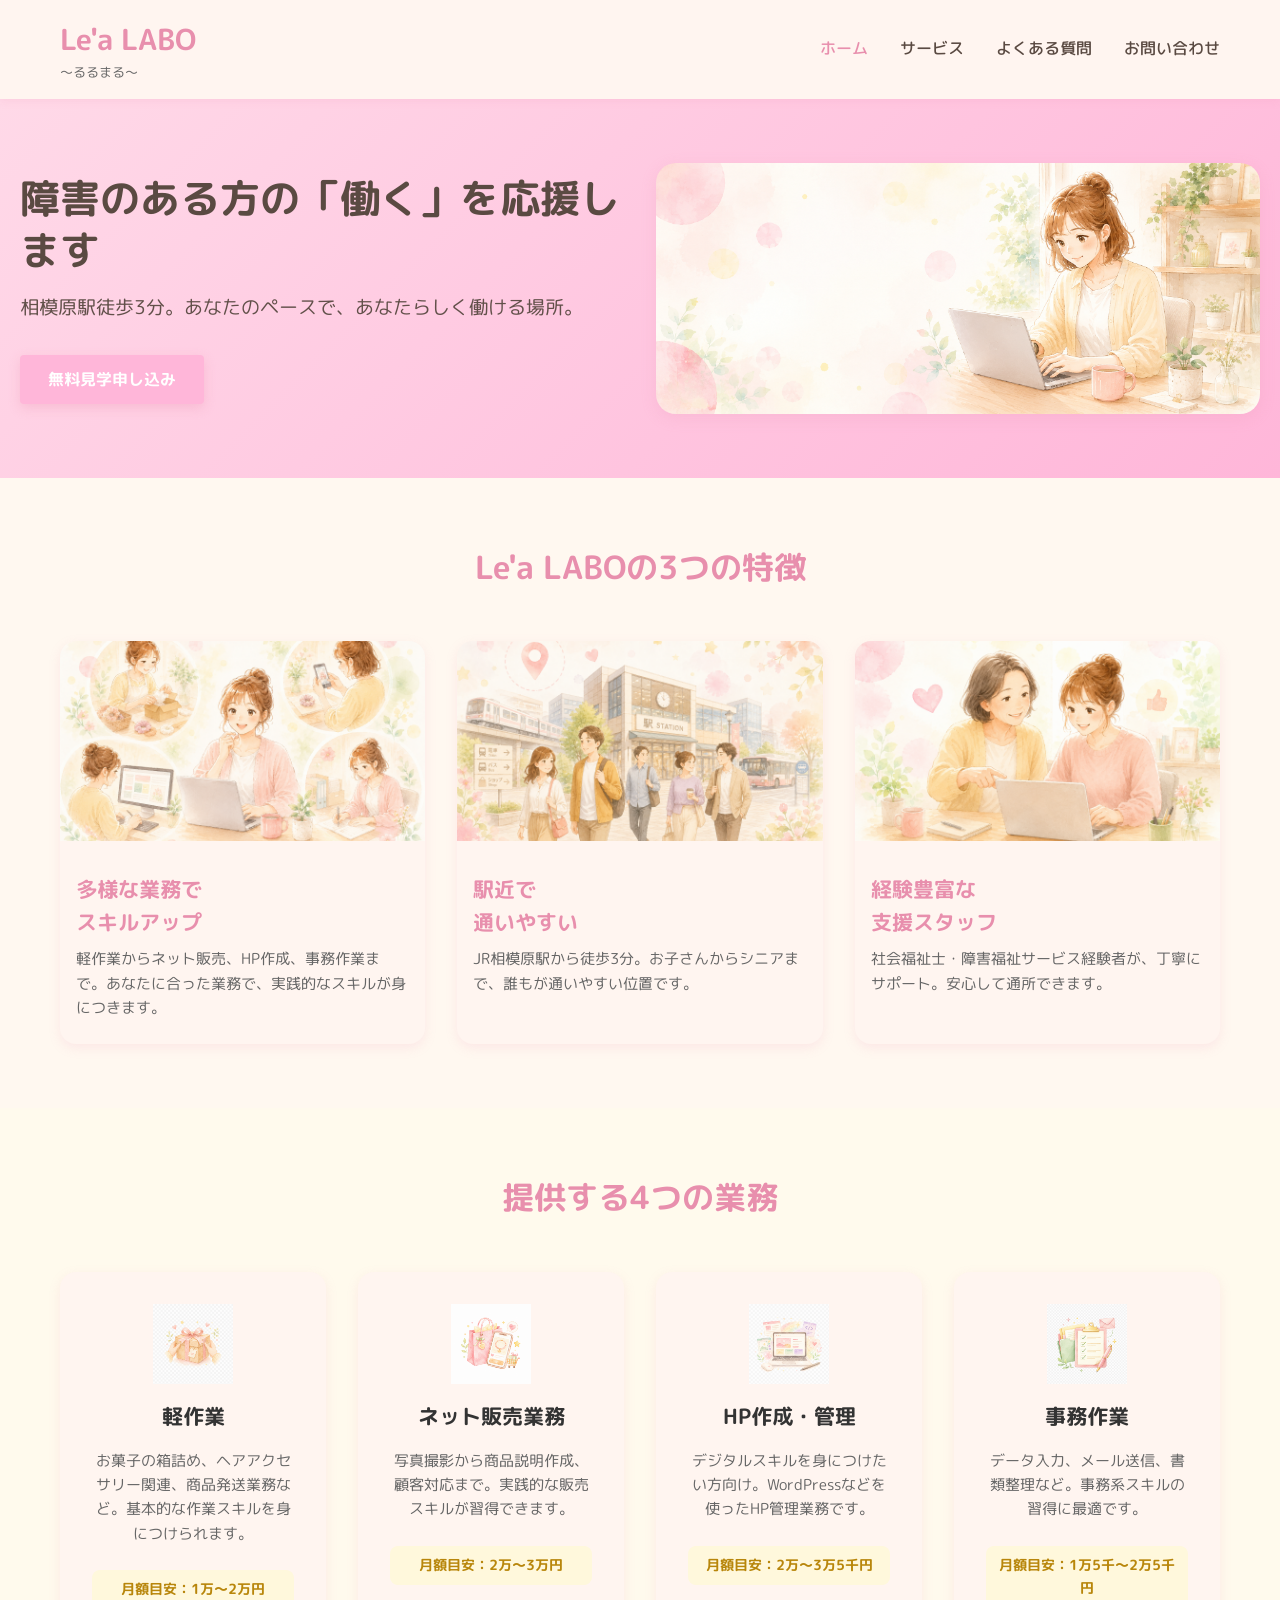
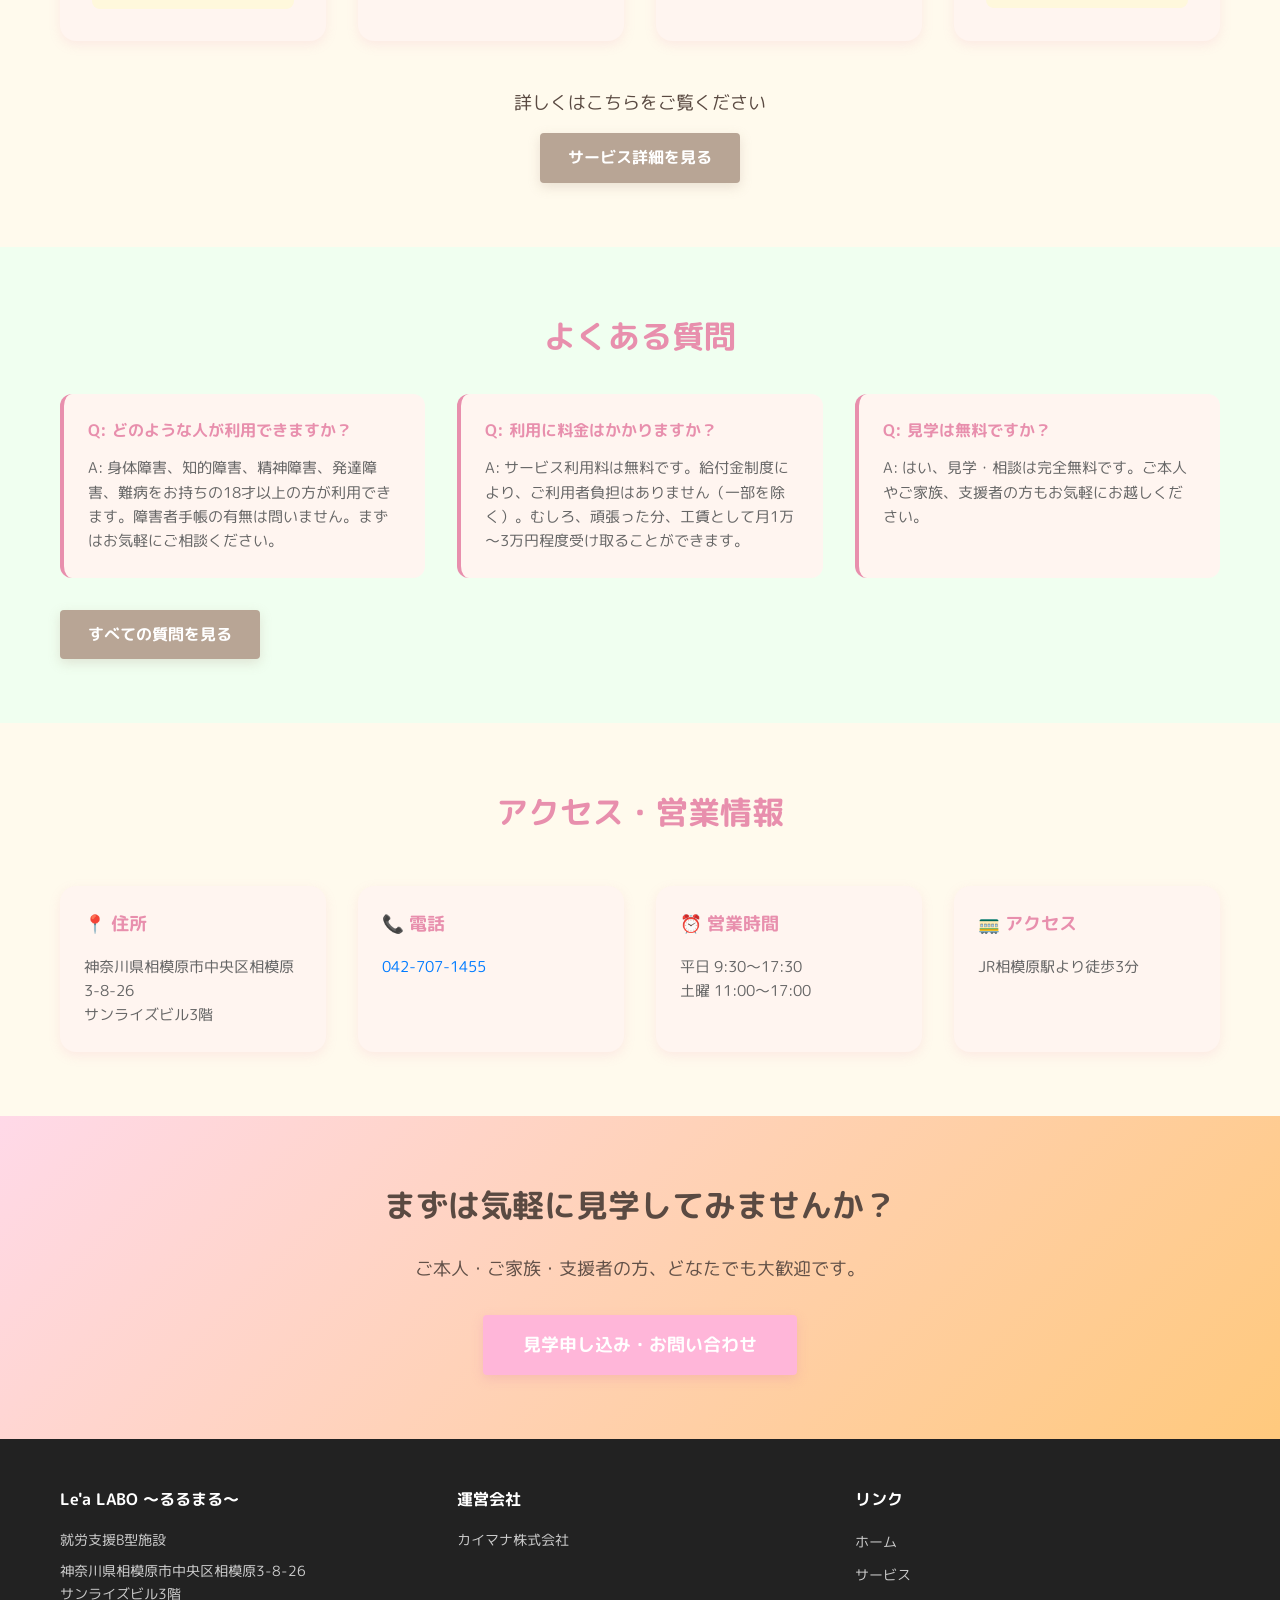
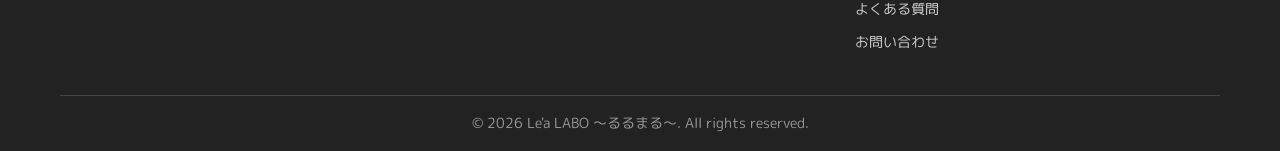
<file: index.html>
<!DOCTYPE html>
<html lang="ja">
<head>
    <meta charset="UTF-8">
    <meta name="viewport" content="width=device-width, initial-scale=1.0">
    <title>Le'a LABO ～るるまる～ | 相模原の就労支援B型施設</title>
    <meta name="description" content="相模原市のLe'a LABO（るるまる）は、障害のある方の就職・社会参加を支援する就労支援B型施設です。軽作業からデジタルスキルまで、様々な業務を通じて訓練します。">
    <link rel="preconnect" href="https://fonts.googleapis.com">
    <link rel="preconnect" href="https://fonts.gstatic.com" crossorigin>
    <link href="https://fonts.googleapis.com/css2?family=M+PLUS+Rounded+1c:wght@400;500;700&display=swap" rel="stylesheet">
    <link rel="stylesheet" href="style.css">
</head>
<body>
    <!-- ナビゲーションバー -->
    <nav class="navbar">
        <div class="container">
            <div class="logo">
                <h1>Le'a LABO</h1>
                <p class="tagline">～るるまる～</p>
            </div>
            <ul class="nav-menu">
                <li><a href="index.html" class="active">ホーム</a></li>
                <li><a href="services.html">サービス</a></li>
                <li><a href="faq.html">よくある質問</a></li>
                <li><a href="contact.html">お問い合わせ</a></li>
            </ul>
        </div>
    </nav>

    <!-- ヒーロー セクション -->
    <section class="hero">
        <div class="hero-content">
            <h2>障害のある方の「働く」を応援します</h2>
            <p>相模原駅徒歩3分。あなたのペースで、あなたらしく働ける場所。</p>
            <a href="contact.html" class="cta-button">無料見学申し込み</a>
        </div>
        <img src="images/hero-image.png" alt="女性がPC作業をしている様子">
    </section>

    <!-- 施設の特徴 -->
    <section class="features">
        <div class="container">
            <h2>Le'a LABOの3つの特徴</h2>
            <div class="features-grid">
                <div class="feature-card">
                    <img src="images/feature-1.png" alt="多様な業務">
                    <h3>多様な業務で<br>スキルアップ</h3>
                    <p>軽作業からネット販売、HP作成、事務作業まで。あなたに合った業務で、実践的なスキルが身につきます。</p>
                </div>
                <div class="feature-card">
                    <img src="images/feature-2.png" alt="好立地">
                    <h3>駅近で<br>通いやすい</h3>
                    <p>JR相模原駅から徒歩3分。お子さんからシニアまで、誰もが通いやすい位置です。</p>
                </div>
                <div class="feature-card">
                    <img src="images/feature-3.png" alt="専門的支援">
                    <h3>経験豊富な<br>支援スタッフ</h3>
                    <p>社会福祉士・障害福祉サービス経験者が、丁寧にサポート。安心して通所できます。</p>
                </div>
            </div>
        </div>
    </section>

    <!-- 4つの業務領域 -->
    <section class="services-preview">
        <div class="container">
            <h2>提供する4つの業務</h2>
            <div class="services-grid">
                <div class="service-item">
                    <img src="images/icon-light-work.png" alt="軽作業" class="service-icon">
                    <h3>軽作業</h3>
                    <p>お菓子の箱詰め、ヘアアクセサリー関連、商品発送業務など。基本的な作業スキルを身につけられます。</p>
                    <span class="estimated-wage">月額目安：1万～2万円</span>
                </div>
                <div class="service-item">
                    <img src="images/icon-net-sales.png" alt="ネット販売業務" class="service-icon">
                    <h3>ネット販売業務</h3>
                    <p>写真撮影から商品説明作成、顧客対応まで。実践的な販売スキルが習得できます。</p>
                    <span class="estimated-wage">月額目安：2万～3万円</span>
                </div>
                <div class="service-item">
                    <img src="images/icon-hp-creation.png" alt="HP作成・管理" class="service-icon">
                    <h3>HP作成・管理</h3>
                    <p>デジタルスキルを身につけたい方向け。WordPressなどを使ったHP管理業務です。</p>
                    <span class="estimated-wage">月額目安：2万～3万5千円</span>
                </div>
                <div class="service-item">
                    <img src="images/icon-office-work.png" alt="事務作業" class="service-icon">
                    <h3>事務作業</h3>
                    <p>データ入力、メール送信、書類整理など。事務系スキルの習得に最適です。</p>
                    <span class="estimated-wage">月額目安：1万5千～2万5千円</span>
                </div>
            </div>
            <div class="cta-section">
                <p>詳しくはこちらをご覧ください</p>
                <a href="services.html" class="secondary-button">サービス詳細を見る</a>
            </div>
        </div>
    </section>

    <!-- よくある質問 抜粋 -->
    <section class="faq-preview">
        <div class="container">
            <h2>よくある質問</h2>
            <div class="faq-items">
                <div class="faq-item">
                    <h4>Q: どのような人が利用できますか？</h4>
                    <p>A: 身体障害、知的障害、精神障害、発達障害、難病をお持ちの18才以上の方が利用できます。障害者手帳の有無は問いません。まずはお気軽にご相談ください。</p>
                </div>
                <div class="faq-item">
                    <h4>Q: 利用に料金はかかりますか？</h4>
                    <p>A: サービス利用料は無料です。給付金制度により、ご利用者負担はありません（一部を除く）。むしろ、頑張った分、工賃として月1万～3万円程度受け取ることができます。</p>
                </div>
                <div class="faq-item">
                    <h4>Q: 見学は無料ですか？</h4>
                    <p>A: はい、見学・相談は完全無料です。ご本人やご家族、支援者の方もお気軽にお越しください。</p>
                </div>
            </div>
            <a href="faq.html" class="secondary-button">すべての質問を見る</a>
        </div>
    </section>

    <!-- アクセス情報 -->
    <section class="access-info">
        <div class="container">
            <h2>アクセス・営業情報</h2>
            <div class="access-grid">
                <div class="access-item">
                    <h3>📍 住所</h3>
                    <p>神奈川県相模原市中央区相模原3-8-26<br>サンライズビル3階</p>
                </div>
                <div class="access-item">
                    <h3>📞 電話</h3>
                    <p><a href="tel:042-707-1455">042-707-1455</a></p>
                </div>
                <div class="access-item">
                    <h3>⏰ 営業時間</h3>
                    <p>平日 9:30～17:30<br>土曜 11:00～17:00</p>
                </div>
                <div class="access-item">
                    <h3>🚃 アクセス</h3>
                    <p>JR相模原駅より徒歩3分</p>
                </div>
            </div>
        </div>
    </section>

    <!-- Call to Action -->
    <section class="cta-main">
        <div class="container">
            <h2>まずは気軽に見学してみませんか？</h2>
            <p>ご本人・ご家族・支援者の方、どなたでも大歓迎です。</p>
            <a href="contact.html" class="cta-button-large">見学申し込み・お問い合わせ</a>
        </div>
    </section>

    <!-- フッター -->
    <footer class="footer">
        <div class="container">
            <div class="footer-content">
                <div class="footer-section">
                    <h4>Le'a LABO ～るるまる～</h4>
                    <p>就労支援B型施設</p>
                    <p>神奈川県相模原市中央区相模原3-8-26<br>サンライズビル3階</p>
                </div>
                <div class="footer-section">
                    <h4>運営会社</h4>
                    <p>カイマナ株式会社</p>
                </div>
                <div class="footer-section">
                    <h4>リンク</h4>
                    <ul>
                        <li><a href="index.html">ホーム</a></li>
                        <li><a href="services.html">サービス</a></li>
                        <li><a href="faq.html">よくある質問</a></li>
                        <li><a href="contact.html">お問い合わせ</a></li>
                    </ul>
                </div>
            </div>
            <div class="footer-bottom">
                <p>&copy; 2026 Le'a LABO ～るるまる～. All rights reserved.</p>
            </div>
        </div>
    </footer>
</body>
</html>
</file>
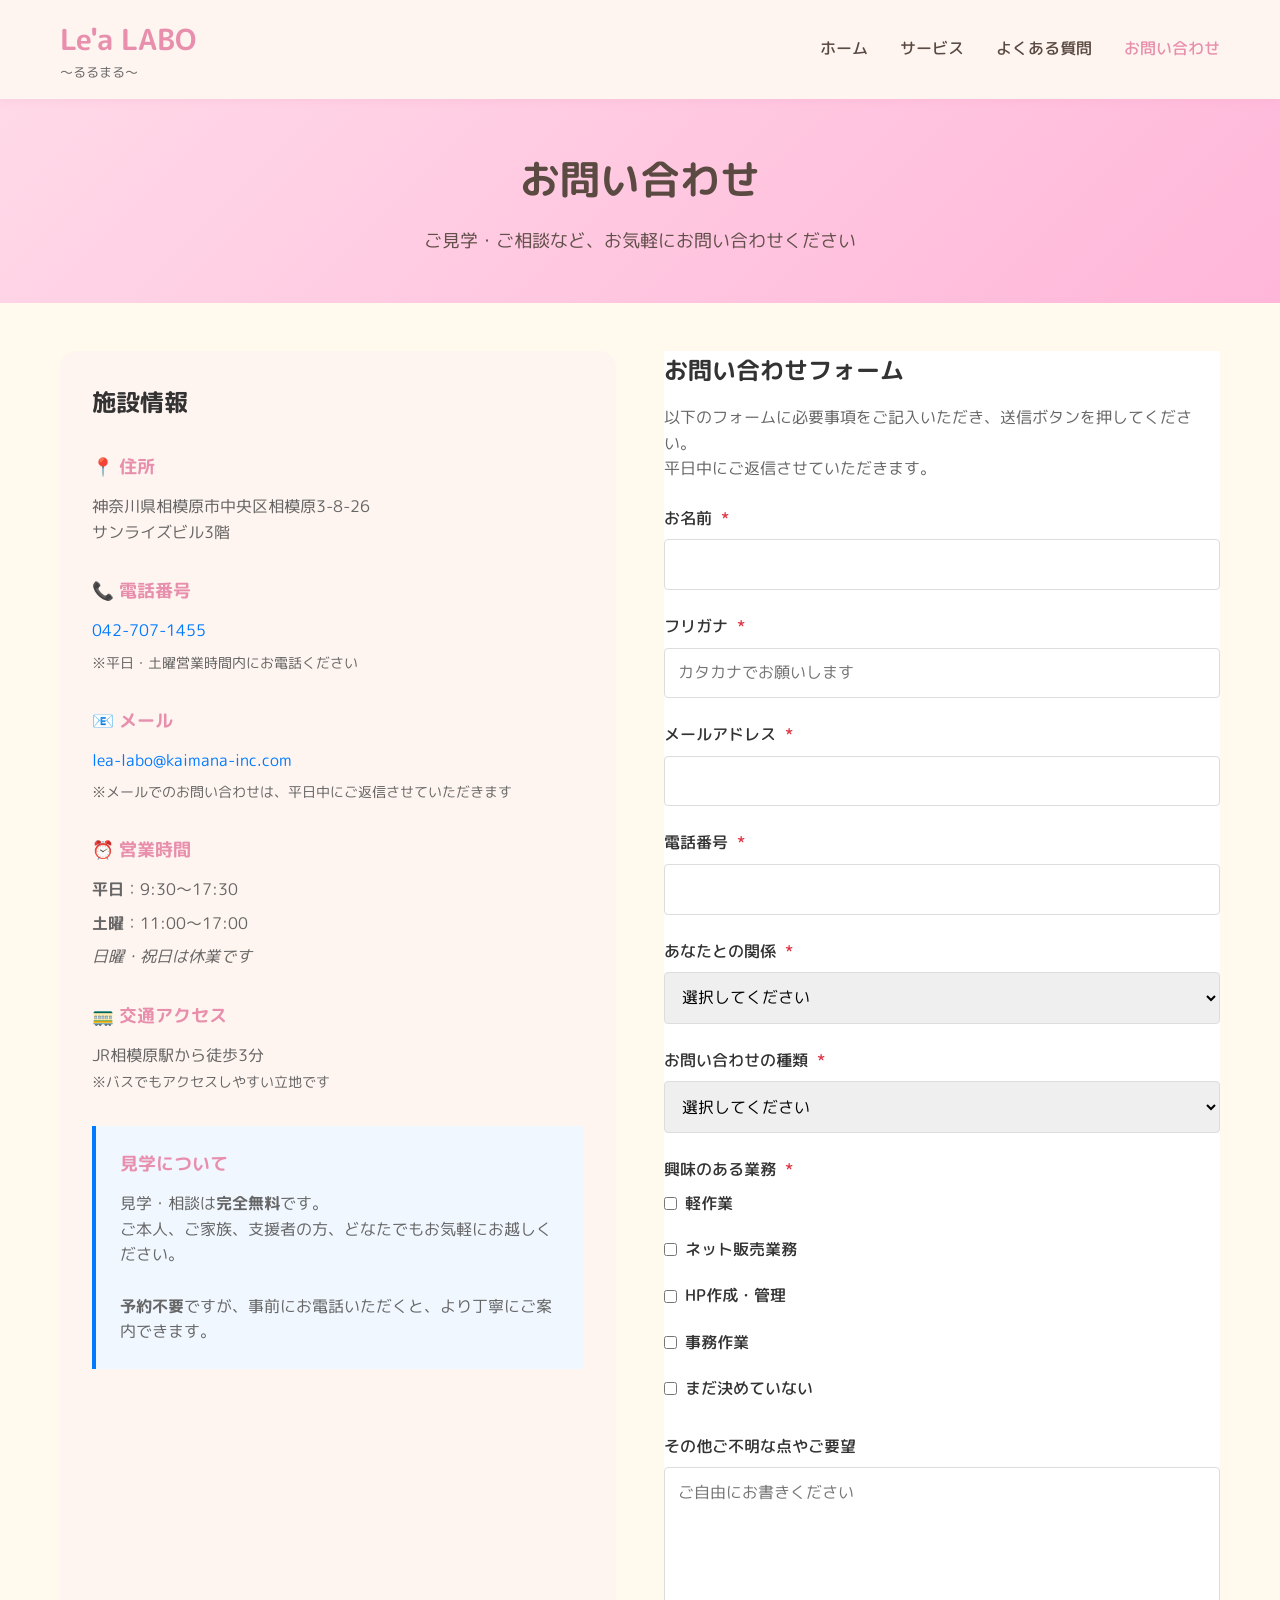
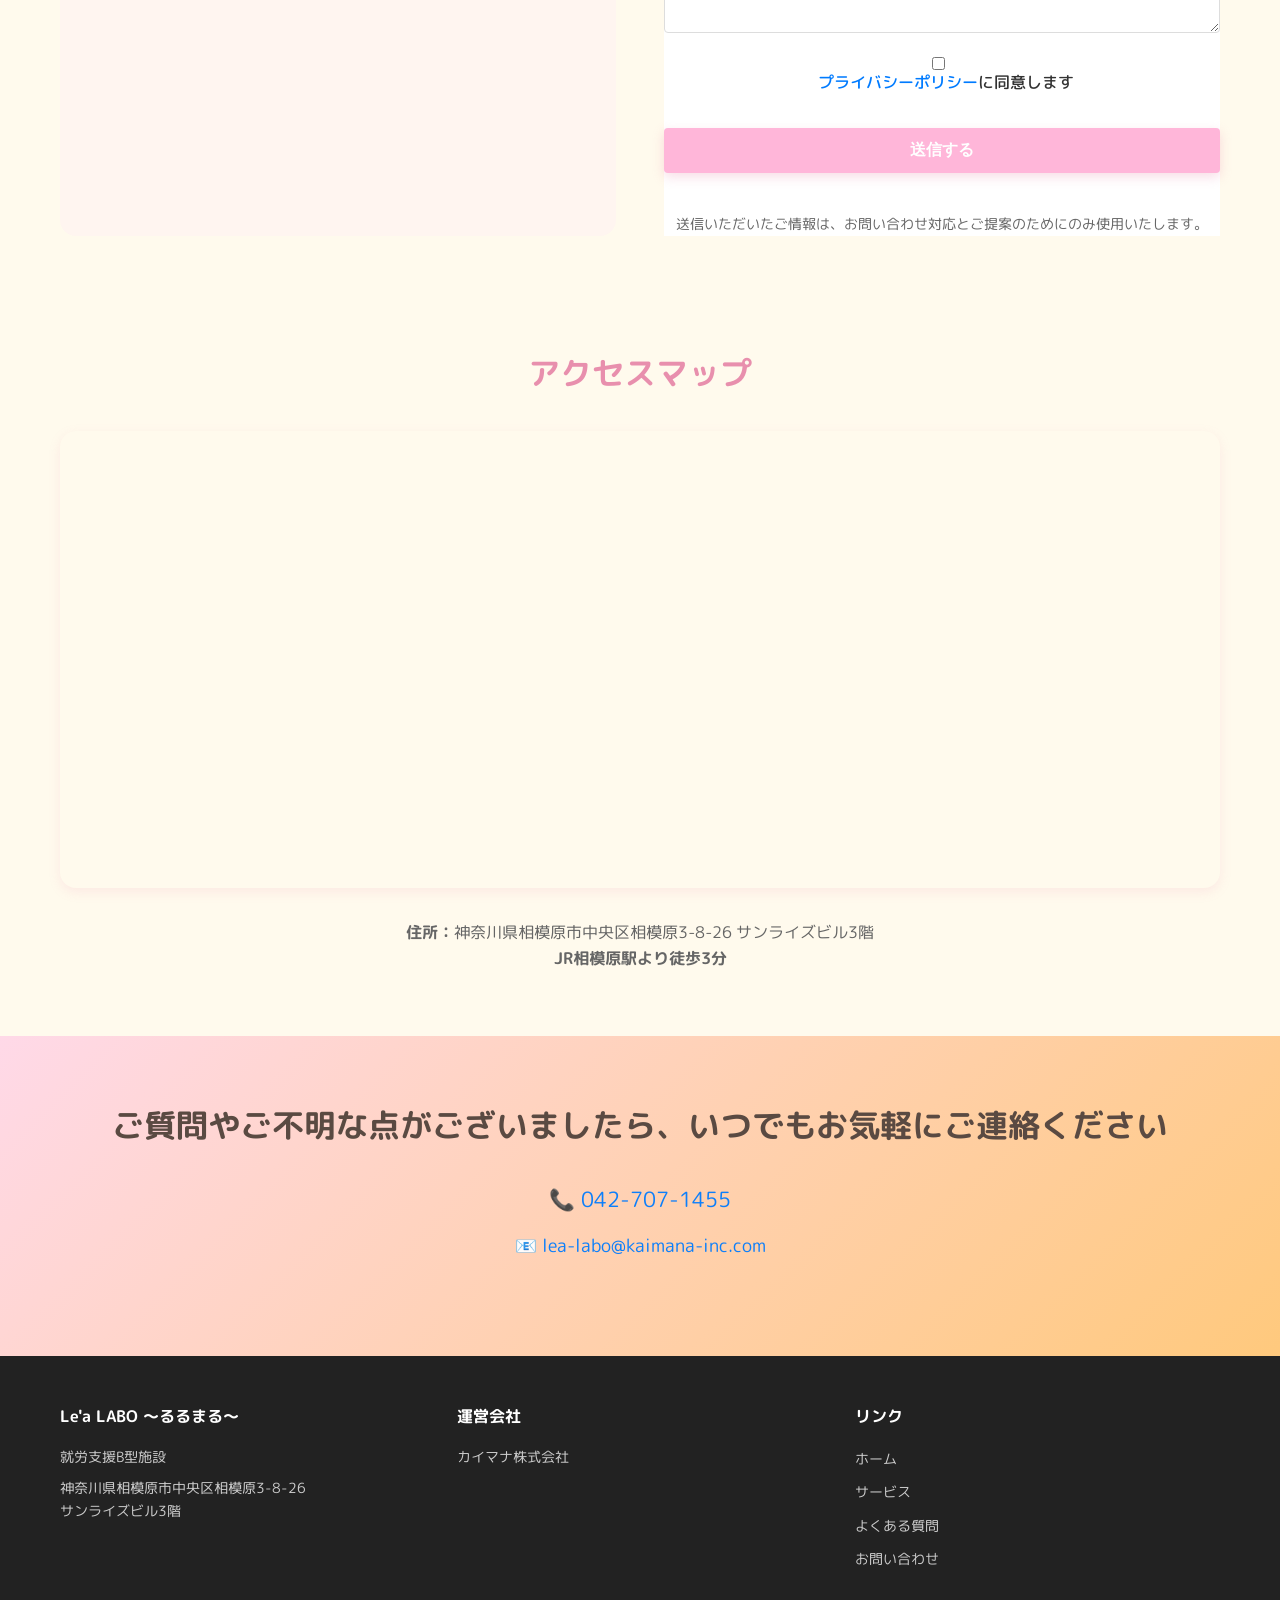
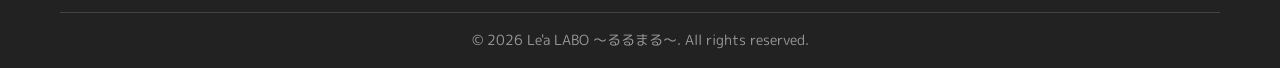
<file: contact.html>
<!DOCTYPE html>
<html lang="ja">
<head>
    <meta charset="UTF-8">
    <meta name="viewport" content="width=device-width, initial-scale=1.0">
    <title>お問い合わせ | Le'a LABO ～るるまる～</title>
    <link rel="preconnect" href="https://fonts.googleapis.com">
    <link rel="preconnect" href="https://fonts.gstatic.com" crossorigin>
    <link href="https://fonts.googleapis.com/css2?family=M+PLUS+Rounded+1c:wght@400;500;700&display=swap" rel="stylesheet">
    <link rel="stylesheet" href="style.css">
</head>
<body>
    <!-- ナビゲーションバー -->
    <nav class="navbar">
        <div class="container">
            <div class="logo">
                <h1>Le'a LABO</h1>
                <p class="tagline">～るるまる～</p>
            </div>
            <ul class="nav-menu">
                <li><a href="index.html">ホーム</a></li>
                <li><a href="services.html">サービス</a></li>
                <li><a href="faq.html">よくある質問</a></li>
                <li><a href="contact.html" class="active">お問い合わせ</a></li>
            </ul>
        </div>
    </nav>

    <!-- ページヘッダー -->
    <section class="page-header">
        <div class="container">
            <h1>お問い合わせ</h1>
            <p>ご見学・ご相談など、お気軽にお問い合わせください</p>
        </div>
    </section>

    <!-- コンテンツ -->
    <section class="contact-content">
        <div class="container">
            <div class="contact-grid">

                <!-- 左：連絡先情報 -->
                <div class="contact-info">
                    <h2>施設情報</h2>

                    <div class="info-block">
                        <h3>📍 住所</h3>
                        <p>
                            神奈川県相模原市中央区相模原3-8-26<br>
                            サンライズビル3階
                        </p>
                    </div>

                    <div class="info-block">
                        <h3>📞 電話番号</h3>
                        <p><a href="tel:042-707-1455">042-707-1455</a></p>
                        <p style="font-size: 0.9rem; color: #666; margin-top: 0.5rem;">※平日・土曜営業時間内にお電話ください</p>
                    </div>

                    <div class="info-block">
                        <h3>📧 メール</h3>
                        <p><a href="mailto:lea-labo@kaimana-inc.com">lea-labo@kaimana-inc.com</a></p>
                        <p style="font-size: 0.9rem; color: #666; margin-top: 0.5rem;">※メールでのお問い合わせは、平日中にご返信させていただきます</p>
                    </div>

                    <div class="info-block">
                        <h3>⏰ 営業時間</h3>
                        <ul>
                            <li><strong>平日</strong>：9:30～17:30</li>
                            <li><strong>土曜</strong>：11:00～17:00</li>
                            <li style="color: #666;"><em>日曜・祝日は休業です</em></li>
                        </ul>
                    </div>

                    <div class="info-block">
                        <h3>🚃 交通アクセス</h3>
                        <p>
                            JR相模原駅から徒歩3分<br>
                            <span style="font-size: 0.9rem; color: #666;">※バスでもアクセスしやすい立地です</span>
                        </p>
                    </div>

                    <div class="info-block" style="background-color: #f0f7ff; border-left: 4px solid #007bff; padding: 1.5rem;">
                        <h3 style="margin-top: 0;">見学について</h3>
                        <p>
                            見学・相談は<strong>完全無料</strong>です。<br>
                            ご本人、ご家族、支援者の方、どなたでもお気軽にお越しください。<br><br>
                            <strong>予約不要</strong>ですが、事前にお電話いただくと、より丁寧にご案内できます。
                        </p>
                    </div>
                </div>

                <!-- 右：お問い合わせフォーム -->
                <div class="contact-form-wrapper">
                    <h2>お問い合わせフォーム</h2>
                    <p style="color: #666; margin-bottom: 1.5rem;">以下のフォームに必要事項をご記入いただき、送信ボタンを押してください。<br>平日中にご返信させていただきます。</p>

                    <form class="contact-form" action="https://formspree.io/f/YOUR_FORM_ID" method="POST">
                        <div class="form-group">
                            <label for="name">お名前 <span class="required">*</span></label>
                            <input type="text" id="name" name="name" required>
                        </div>

                        <div class="form-group">
                            <label for="furigana">フリガナ <span class="required">*</span></label>
                            <input type="text" id="furigana" name="furigana" placeholder="カタカナでお願いします" required>
                        </div>

                        <div class="form-group">
                            <label for="email">メールアドレス <span class="required">*</span></label>
                            <input type="email" id="email" name="email" required>
                        </div>

                        <div class="form-group">
                            <label for="phone">電話番号 <span class="required">*</span></label>
                            <input type="tel" id="phone" name="phone" required>
                        </div>

                        <div class="form-group">
                            <label for="relationship">あなたとの関係 <span class="required">*</span></label>
                            <select id="relationship" name="relationship" required>
                                <option value="">選択してください</option>
                                <option value="本人">ご本人</option>
                                <option value="親">保護者（親）</option>
                                <option value="その他家族">その他ご家族</option>
                                <option value="支援者">支援者（相談支援専門員など）</option>
                                <option value="その他">その他</option>
                            </select>
                        </div>

                        <div class="form-group">
                            <label for="inquiry-type">お問い合わせの種類 <span class="required">*</span></label>
                            <select id="inquiry-type" name="inquiry_type" required>
                                <option value="">選択してください</option>
                                <option value="見学希望">見学したい</option>
                                <option value="相談">相談したい</option>
                                <option value="その他質問">その他質問</option>
                            </select>
                        </div>

                        <div class="form-group">
                            <label for="interested-service">興味のある業務 <span class="required">*</span></label>
                            <div class="checkbox-group">
                                <label class="checkbox-label">
                                    <input type="checkbox" name="services" value="軽作業"> 軽作業
                                </label>
                                <label class="checkbox-label">
                                    <input type="checkbox" name="services" value="ネット販売"> ネット販売業務
                                </label>
                                <label class="checkbox-label">
                                    <input type="checkbox" name="services" value="HP作成"> HP作成・管理
                                </label>
                                <label class="checkbox-label">
                                    <input type="checkbox" name="services" value="事務作業"> 事務作業
                                </label>
                                <label class="checkbox-label">
                                    <input type="checkbox" name="services" value="未定"> まだ決めていない
                                </label>
                            </div>
                        </div>

                        <div class="form-group">
                            <label for="message">その他ご不明な点やご要望</label>
                            <textarea id="message" name="message" rows="6" placeholder="ご自由にお書きください"></textarea>
                        </div>

                        <div class="form-group checkbox-label">
                            <input type="checkbox" id="privacy" name="privacy" required>
                            <label for="privacy" style="display: inline; margin-left: 0.5rem;">
                                <a href="#privacy-policy">プライバシーポリシー</a>に同意します
                            </label>
                        </div>

                        <button type="submit" class="submit-button">送信する</button>
                        <p style="font-size: 0.9rem; color: #666; margin-top: 1rem; text-align: center;">
                            送信いただいたご情報は、お問い合わせ対応とご提案のためにのみ使用いたします。
                        </p>
                    </form>
                </div>

            </div>
        </div>
    </section>

    <!-- アクセスマップ -->
    <section class="access-map">
        <div class="container">
            <h2>アクセスマップ</h2>
            <div class="map-container">
                <iframe src="https://www.google.com/maps/embed?pb=!1m14!1m8!1m3!1d2728.6486845480686!2d139.3697026015525!3d35.58015828360832!3m2!1i1024!2i768!4f13.1!3m3!1m2!1s0x6018fd60d4c4fd1f%3A0x891fbbc590569042!2z5pel5pys44CB44CSMjUyLTAyMzEg56We5aWI5bed55yM55u45qih5Y6f5biC5Lit5aSu5Yy655u45qih5Y6f77yT5LiB55uu77yY4oiS77yS77yWIOOCteODs-ODqeOCpOOCuuODk-ODqyAx6ZqO!5e0!3m2!1sja!2sus!4v1782030941069!5m2!1sja!2sus" width="100%" height="450" style="border:0;" allowfullscreen="" loading="lazy" referrerpolicy="no-referrer-when-downgrade"></iframe>
            </div>
            <div style="margin-top: 2rem;">
                <p style="text-align: center; color: #666;">
                    <strong>住所：</strong>神奈川県相模原市中央区相模原3-8-26 サンライズビル3階<br>
                    <strong>JR相模原駅より徒歩3分</strong>
                </p>
            </div>
        </div>
    </section>

    <!-- Call to Action -->
    <section class="cta-main">
        <div class="container">
            <h2>ご質問やご不明な点がございましたら、いつでもお気軽にご連絡ください</h2>
            <div style="text-align: center; margin-top: 2rem;">
                <p style="font-size: 1.3rem; margin-bottom: 1rem;">
                    📞 <a href="tel:042-707-1455" style="color: #007bff; text-decoration: none;">042-707-1455</a>
                </p>
                <p style="font-size: 1.1rem;">
                    📧 <a href="mailto:lea-labo@kaimana-inc.com" style="color: #007bff; text-decoration: none;">lea-labo@kaimana-inc.com</a>
                </p>
            </div>
        </div>
    </section>

    <!-- フッター -->
    <footer class="footer">
        <div class="container">
            <div class="footer-content">
                <div class="footer-section">
                    <h4>Le'a LABO ～るるまる～</h4>
                    <p>就労支援B型施設</p>
                    <p>神奈川県相模原市中央区相模原3-8-26<br>サンライズビル3階</p>
                </div>
                <div class="footer-section">
                    <h4>運営会社</h4>
                    <p>カイマナ株式会社</p>
                </div>
                <div class="footer-section">
                    <h4>リンク</h4>
                    <ul>
                        <li><a href="index.html">ホーム</a></li>
                        <li><a href="services.html">サービス</a></li>
                        <li><a href="faq.html">よくある質問</a></li>
                        <li><a href="contact.html">お問い合わせ</a></li>
                    </ul>
                </div>
            </div>
            <div class="footer-bottom">
                <p>&copy; 2026 Le'a LABO ～るるまる～. All rights reserved.</p>
            </div>
        </div>
    </footer>
</body>
</html>
</file>
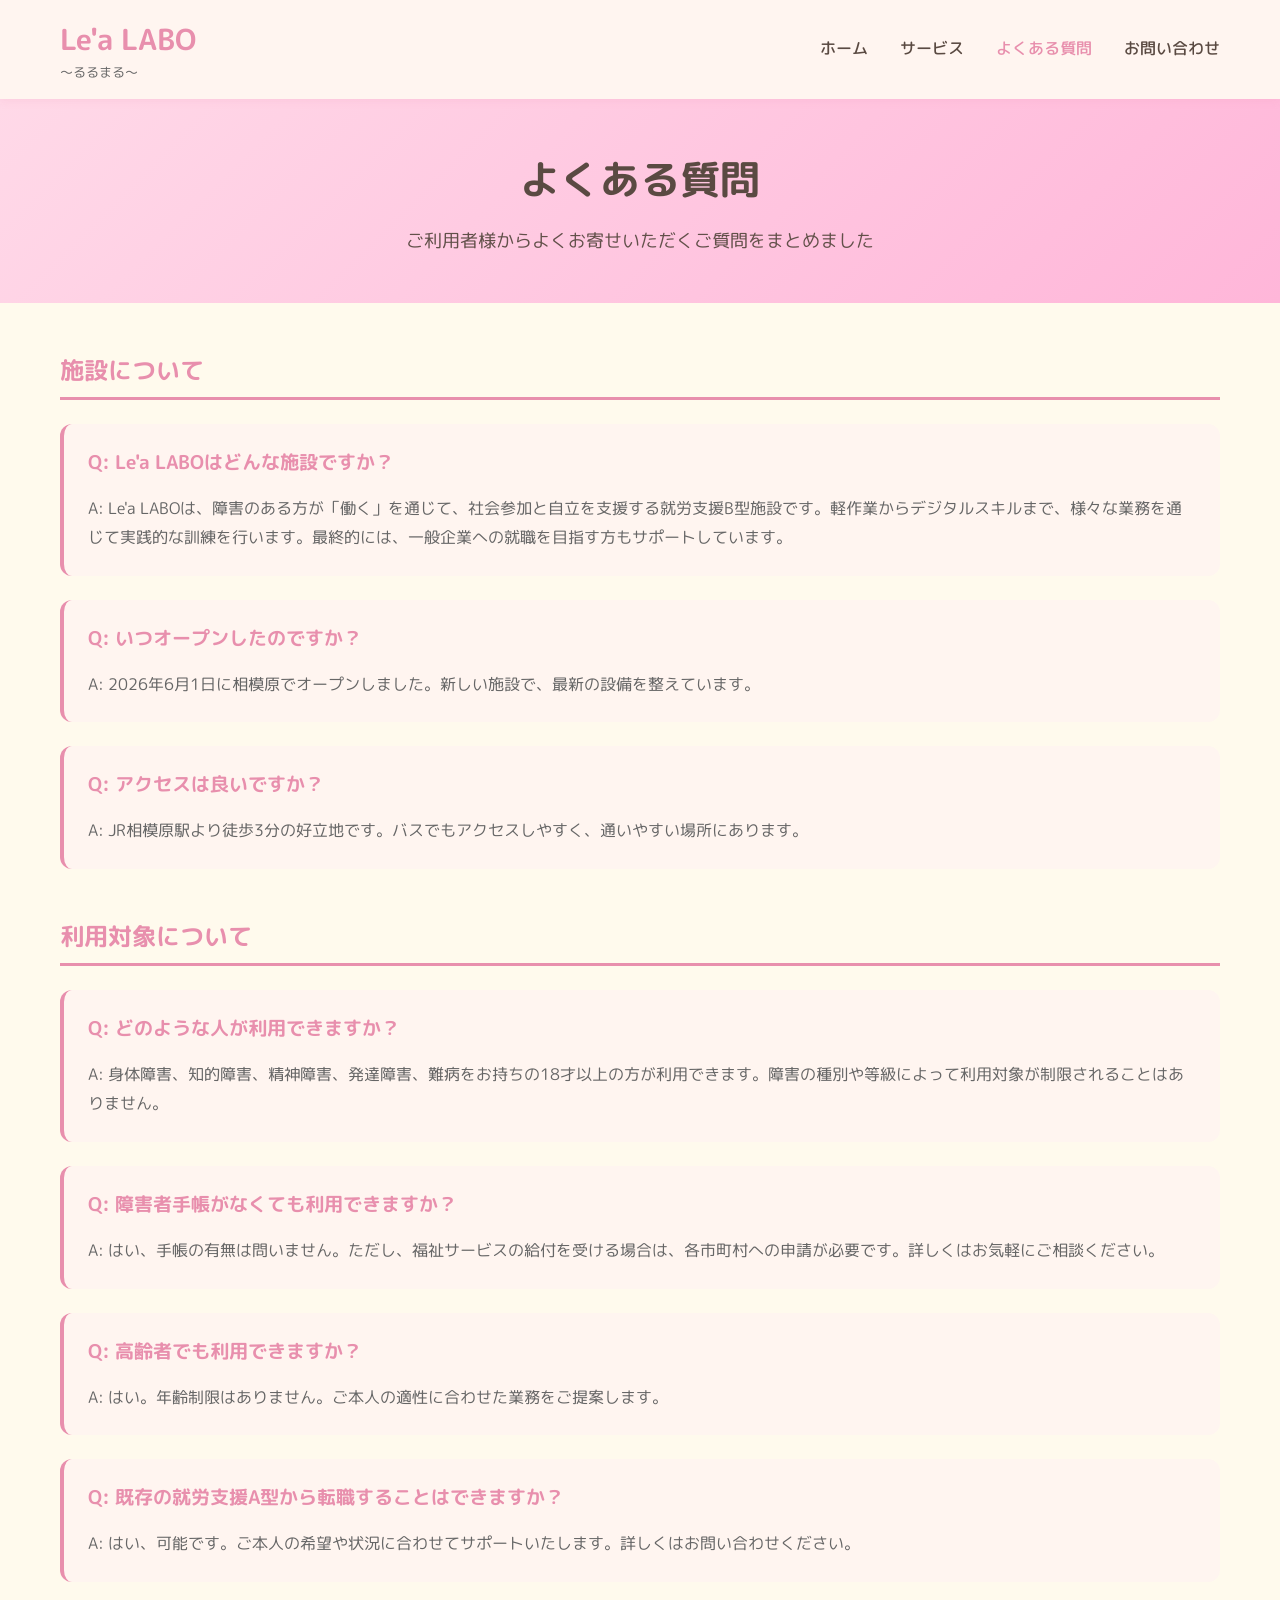
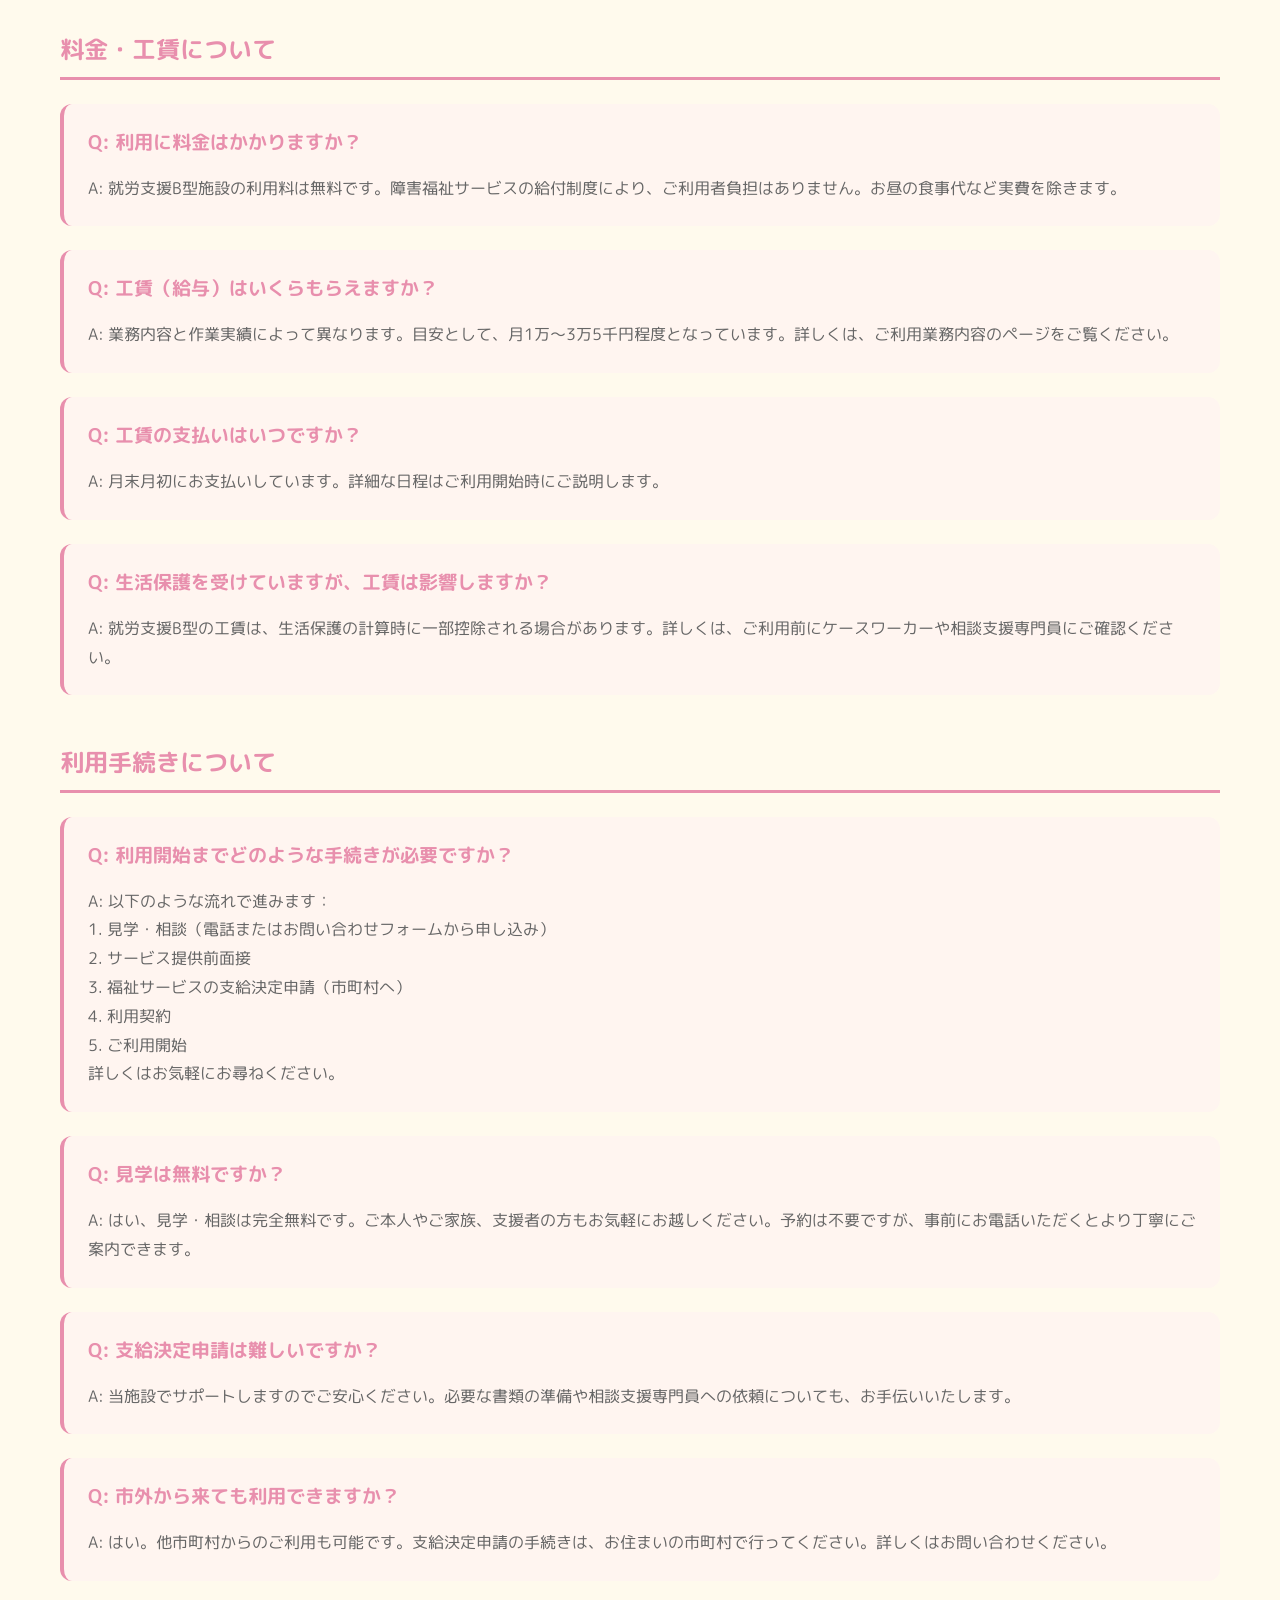
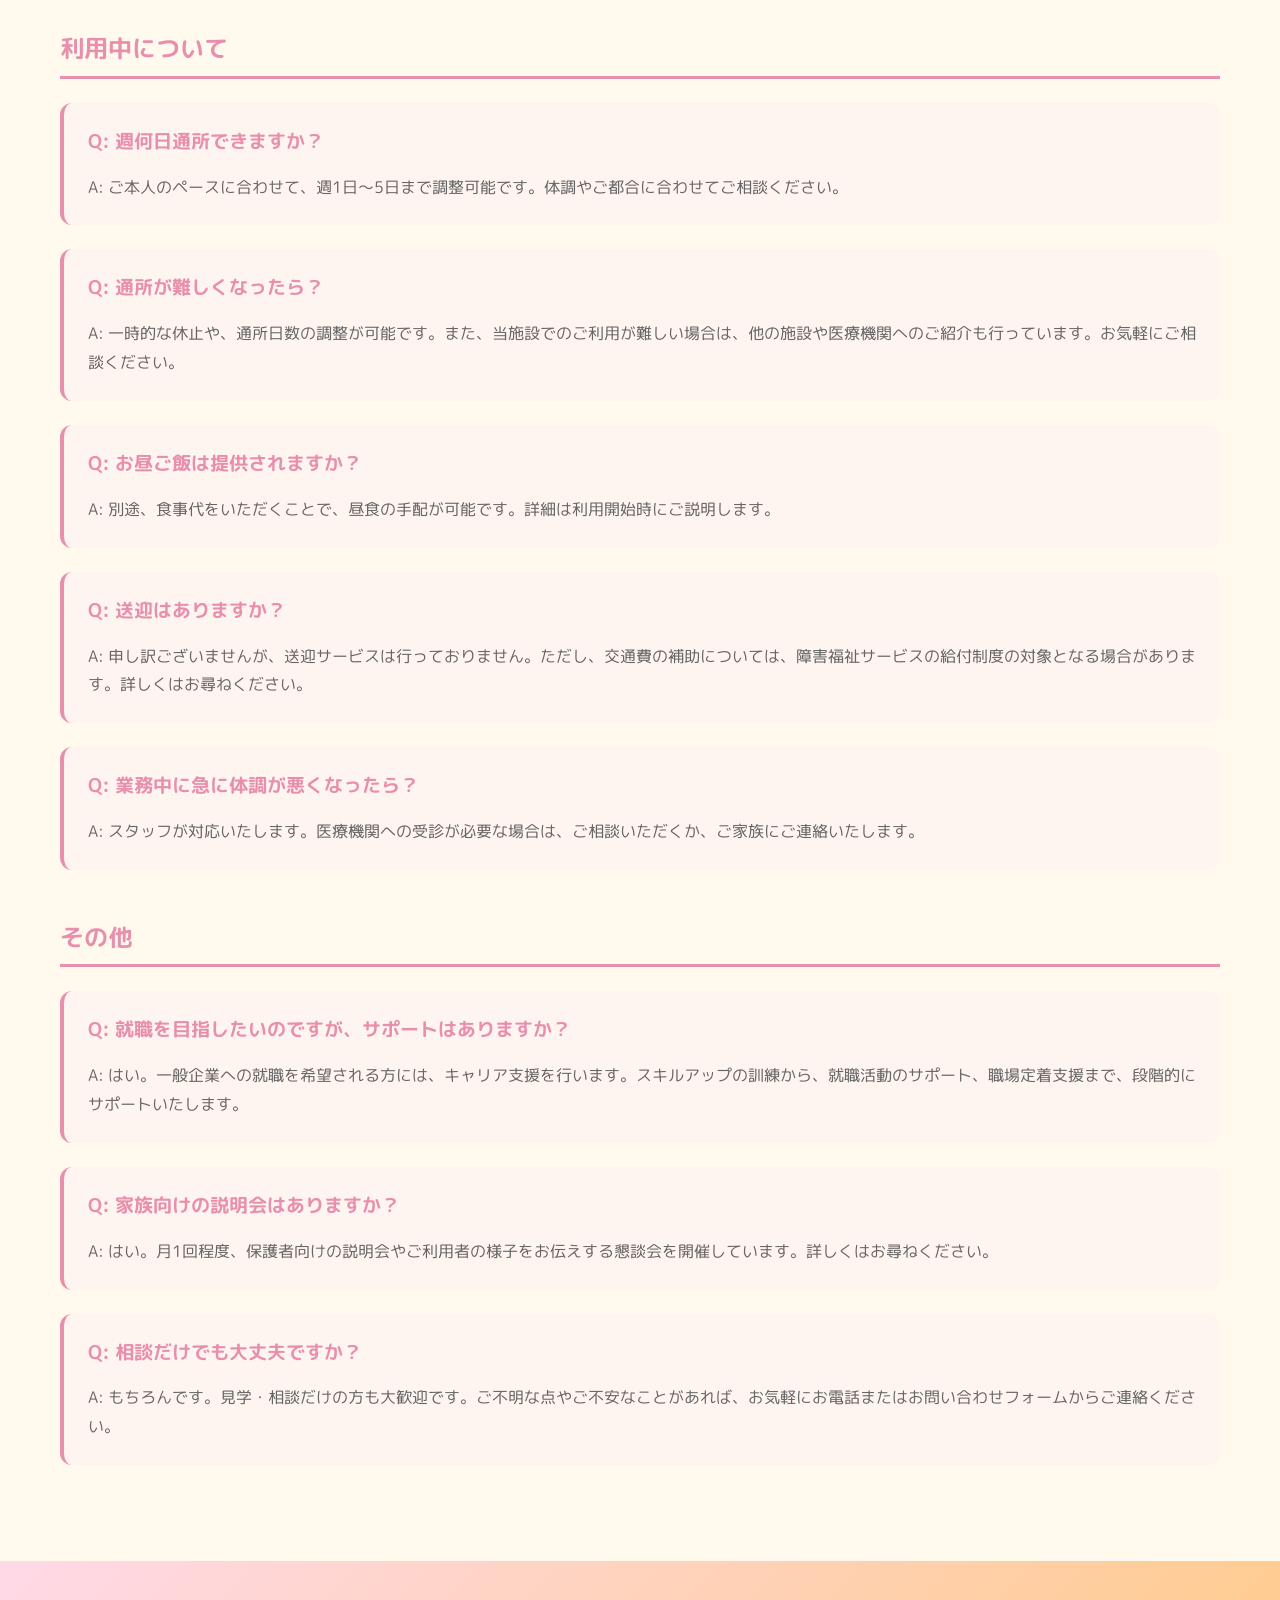
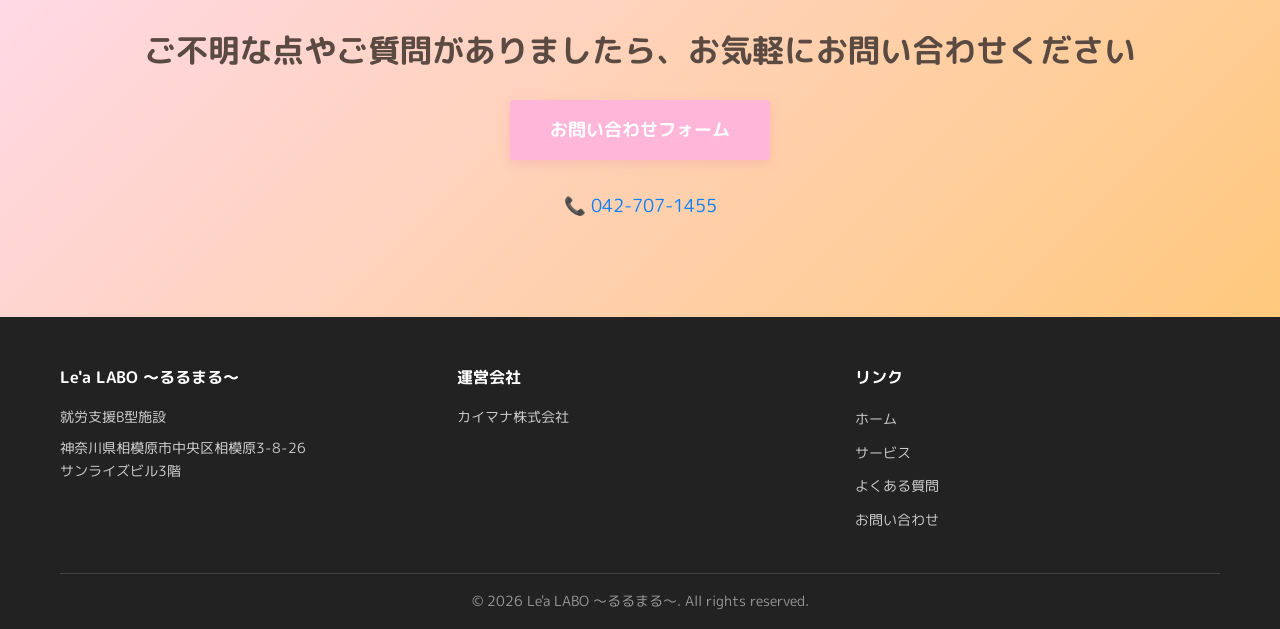
<file: faq.html>
<!DOCTYPE html>
<html lang="ja">
<head>
    <meta charset="UTF-8">
    <meta name="viewport" content="width=device-width, initial-scale=1.0">
    <title>よくある質問 | Le'a LABO ～るるまる～</title>
    <link rel="preconnect" href="https://fonts.googleapis.com">
    <link rel="preconnect" href="https://fonts.gstatic.com" crossorigin>
    <link href="https://fonts.googleapis.com/css2?family=M+PLUS+Rounded+1c:wght@400;500;700&display=swap" rel="stylesheet">
    <link rel="stylesheet" href="style.css">
</head>
<body>
    <!-- ナビゲーションバー -->
    <nav class="navbar">
        <div class="container">
            <div class="logo">
                <h1>Le'a LABO</h1>
                <p class="tagline">～るるまる～</p>
            </div>
            <ul class="nav-menu">
                <li><a href="index.html">ホーム</a></li>
                <li><a href="services.html">サービス</a></li>
                <li><a href="faq.html" class="active">よくある質問</a></li>
                <li><a href="contact.html">お問い合わせ</a></li>
            </ul>
        </div>
    </nav>

    <!-- ページヘッダー -->
    <section class="page-header">
        <div class="container">
            <h1>よくある質問</h1>
            <p>ご利用者様からよくお寄せいただくご質問をまとめました</p>
        </div>
    </section>

    <!-- FAQ内容 -->
    <section class="faq-full">
        <div class="container">

            <div class="faq-category">
                <h2>施設について</h2>

                <div class="faq-item-full">
                    <h3>Q: Le'a LABOはどんな施設ですか？</h3>
                    <p>A: Le'a LABOは、障害のある方が「働く」を通じて、社会参加と自立を支援する就労支援B型施設です。軽作業からデジタルスキルまで、様々な業務を通じて実践的な訓練を行います。最終的には、一般企業への就職を目指す方もサポートしています。</p>
                </div>

                <div class="faq-item-full">
                    <h3>Q: いつオープンしたのですか？</h3>
                    <p>A: 2026年6月1日に相模原でオープンしました。新しい施設で、最新の設備を整えています。</p>
                </div>

                <div class="faq-item-full">
                    <h3>Q: アクセスは良いですか？</h3>
                    <p>A: JR相模原駅より徒歩3分の好立地です。バスでもアクセスしやすく、通いやすい場所にあります。</p>
                </div>
            </div>

            <div class="faq-category">
                <h2>利用対象について</h2>

                <div class="faq-item-full">
                    <h3>Q: どのような人が利用できますか？</h3>
                    <p>A: 身体障害、知的障害、精神障害、発達障害、難病をお持ちの18才以上の方が利用できます。障害の種別や等級によって利用対象が制限されることはありません。</p>
                </div>

                <div class="faq-item-full">
                    <h3>Q: 障害者手帳がなくても利用できますか？</h3>
                    <p>A: はい、手帳の有無は問いません。ただし、福祉サービスの給付を受ける場合は、各市町村への申請が必要です。詳しくはお気軽にご相談ください。</p>
                </div>

                <div class="faq-item-full">
                    <h3>Q: 高齢者でも利用できますか？</h3>
                    <p>A: はい。年齢制限はありません。ご本人の適性に合わせた業務をご提案します。</p>
                </div>

                <div class="faq-item-full">
                    <h3>Q: 既存の就労支援A型から転職することはできますか？</h3>
                    <p>A: はい、可能です。ご本人の希望や状況に合わせてサポートいたします。詳しくはお問い合わせください。</p>
                </div>
            </div>

            <div class="faq-category">
                <h2>料金・工賃について</h2>

                <div class="faq-item-full">
                    <h3>Q: 利用に料金はかかりますか？</h3>
                    <p>A: 就労支援B型施設の利用料は無料です。障害福祉サービスの給付制度により、ご利用者負担はありません。お昼の食事代など実費を除きます。</p>
                </div>

                <div class="faq-item-full">
                    <h3>Q: 工賃（給与）はいくらもらえますか？</h3>
                    <p>A: 業務内容と作業実績によって異なります。目安として、月1万～3万5千円程度となっています。詳しくは、ご利用業務内容のページをご覧ください。</p>
                </div>

                <div class="faq-item-full">
                    <h3>Q: 工賃の支払いはいつですか？</h3>
                    <p>A: 月末月初にお支払いしています。詳細な日程はご利用開始時にご説明します。</p>
                </div>

                <div class="faq-item-full">
                    <h3>Q: 生活保護を受けていますが、工賃は影響しますか？</h3>
                    <p>A: 就労支援B型の工賃は、生活保護の計算時に一部控除される場合があります。詳しくは、ご利用前にケースワーカーや相談支援専門員にご確認ください。</p>
                </div>
            </div>

            <div class="faq-category">
                <h2>利用手続きについて</h2>

                <div class="faq-item-full">
                    <h3>Q: 利用開始までどのような手続きが必要ですか？</h3>
                    <p>A: 以下のような流れで進みます：<br>
                    1. 見学・相談（電話またはお問い合わせフォームから申し込み）<br>
                    2. サービス提供前面接<br>
                    3. 福祉サービスの支給決定申請（市町村へ）<br>
                    4. 利用契約<br>
                    5. ご利用開始<br>
                    詳しくはお気軽にお尋ねください。</p>
                </div>

                <div class="faq-item-full">
                    <h3>Q: 見学は無料ですか？</h3>
                    <p>A: はい、見学・相談は完全無料です。ご本人やご家族、支援者の方もお気軽にお越しください。予約は不要ですが、事前にお電話いただくとより丁寧にご案内できます。</p>
                </div>

                <div class="faq-item-full">
                    <h3>Q: 支給決定申請は難しいですか？</h3>
                    <p>A: 当施設でサポートしますのでご安心ください。必要な書類の準備や相談支援専門員への依頼についても、お手伝いいたします。</p>
                </div>

                <div class="faq-item-full">
                    <h3>Q: 市外から来ても利用できますか？</h3>
                    <p>A: はい。他市町村からのご利用も可能です。支給決定申請の手続きは、お住まいの市町村で行ってください。詳しくはお問い合わせください。</p>
                </div>
            </div>

            <div class="faq-category">
                <h2>利用中について</h2>

                <div class="faq-item-full">
                    <h3>Q: 週何日通所できますか？</h3>
                    <p>A: ご本人のペースに合わせて、週1日～5日まで調整可能です。体調やご都合に合わせてご相談ください。</p>
                </div>

                <div class="faq-item-full">
                    <h3>Q: 通所が難しくなったら？</h3>
                    <p>A: 一時的な休止や、通所日数の調整が可能です。また、当施設でのご利用が難しい場合は、他の施設や医療機関へのご紹介も行っています。お気軽にご相談ください。</p>
                </div>

                <div class="faq-item-full">
                    <h3>Q: お昼ご飯は提供されますか？</h3>
                    <p>A: 別途、食事代をいただくことで、昼食の手配が可能です。詳細は利用開始時にご説明します。</p>
                </div>

                <div class="faq-item-full">
                    <h3>Q: 送迎はありますか？</h3>
                    <p>A: 申し訳ございませんが、送迎サービスは行っておりません。ただし、交通費の補助については、障害福祉サービスの給付制度の対象となる場合があります。詳しくはお尋ねください。</p>
                </div>

                <div class="faq-item-full">
                    <h3>Q: 業務中に急に体調が悪くなったら？</h3>
                    <p>A: スタッフが対応いたします。医療機関への受診が必要な場合は、ご相談いただくか、ご家族にご連絡いたします。</p>
                </div>
            </div>

            <div class="faq-category">
                <h2>その他</h2>

                <div class="faq-item-full">
                    <h3>Q: 就職を目指したいのですが、サポートはありますか？</h3>
                    <p>A: はい。一般企業への就職を希望される方には、キャリア支援を行います。スキルアップの訓練から、就職活動のサポート、職場定着支援まで、段階的にサポートいたします。</p>
                </div>

                <div class="faq-item-full">
                    <h3>Q: 家族向けの説明会はありますか？</h3>
                    <p>A: はい。月1回程度、保護者向けの説明会やご利用者の様子をお伝えする懇談会を開催しています。詳しくはお尋ねください。</p>
                </div>

                <div class="faq-item-full">
                    <h3>Q: 相談だけでも大丈夫ですか？</h3>
                    <p>A: もちろんです。見学・相談だけの方も大歓迎です。ご不明な点やご不安なことがあれば、お気軽にお電話またはお問い合わせフォームからご連絡ください。</p>
                </div>
            </div>

        </div>
    </section>

    <!-- 問い合わせCTA -->
    <section class="cta-main">
        <div class="container">
            <h2>ご不明な点やご質問がありましたら、お気軽にお問い合わせください</h2>
            <a href="contact.html" class="cta-button-large">お問い合わせフォーム</a>
            <p style="margin-top: 2rem; font-size: 1.1rem;">📞 <a href="tel:042-707-1455">042-707-1455</a></p>
        </div>
    </section>

    <!-- フッター -->
    <footer class="footer">
        <div class="container">
            <div class="footer-content">
                <div class="footer-section">
                    <h4>Le'a LABO ～るるまる～</h4>
                    <p>就労支援B型施設</p>
                    <p>神奈川県相模原市中央区相模原3-8-26<br>サンライズビル3階</p>
                </div>
                <div class="footer-section">
                    <h4>運営会社</h4>
                    <p>カイマナ株式会社</p>
                </div>
                <div class="footer-section">
                    <h4>リンク</h4>
                    <ul>
                        <li><a href="index.html">ホーム</a></li>
                        <li><a href="services.html">サービス</a></li>
                        <li><a href="faq.html">よくある質問</a></li>
                        <li><a href="contact.html">お問い合わせ</a></li>
                    </ul>
                </div>
            </div>
            <div class="footer-bottom">
                <p>&copy; 2026 Le'a LABO ～るるまる～. All rights reserved.</p>
            </div>
        </div>
    </footer>
</body>
</html>
</file>
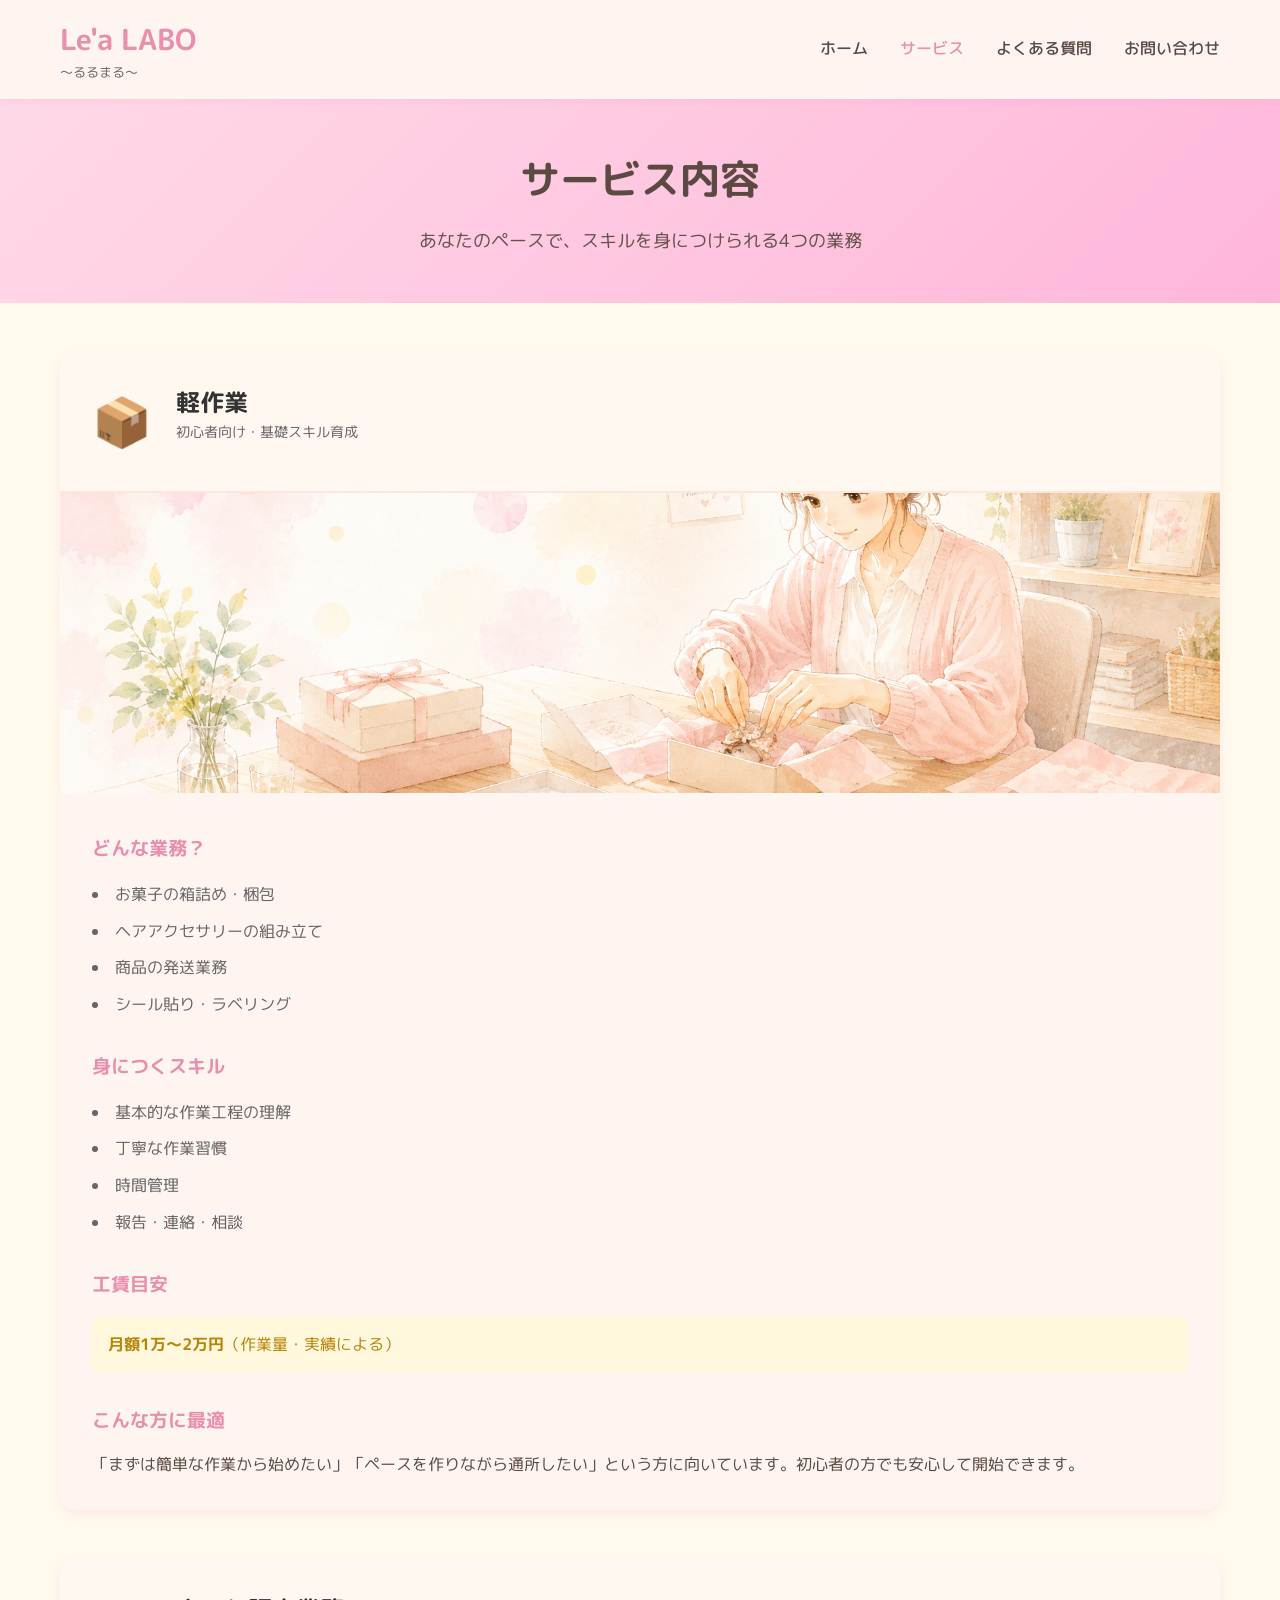
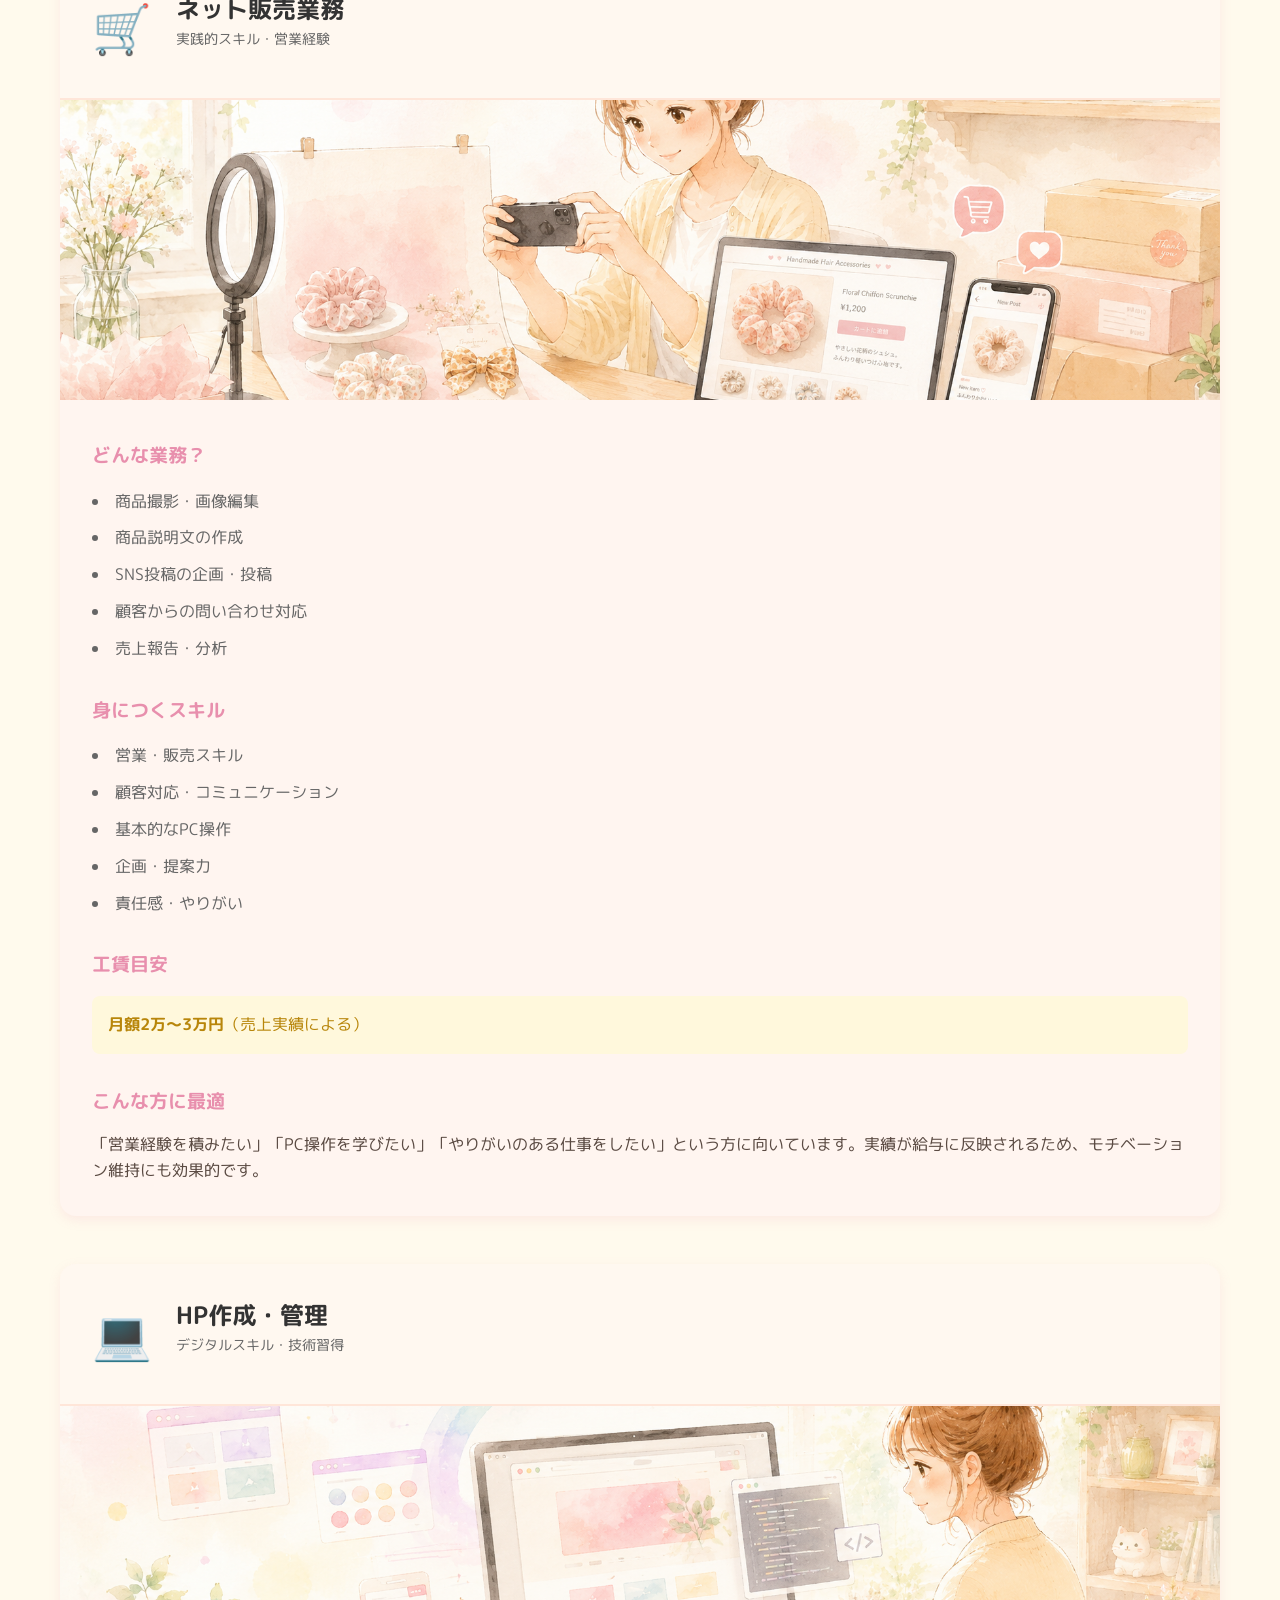
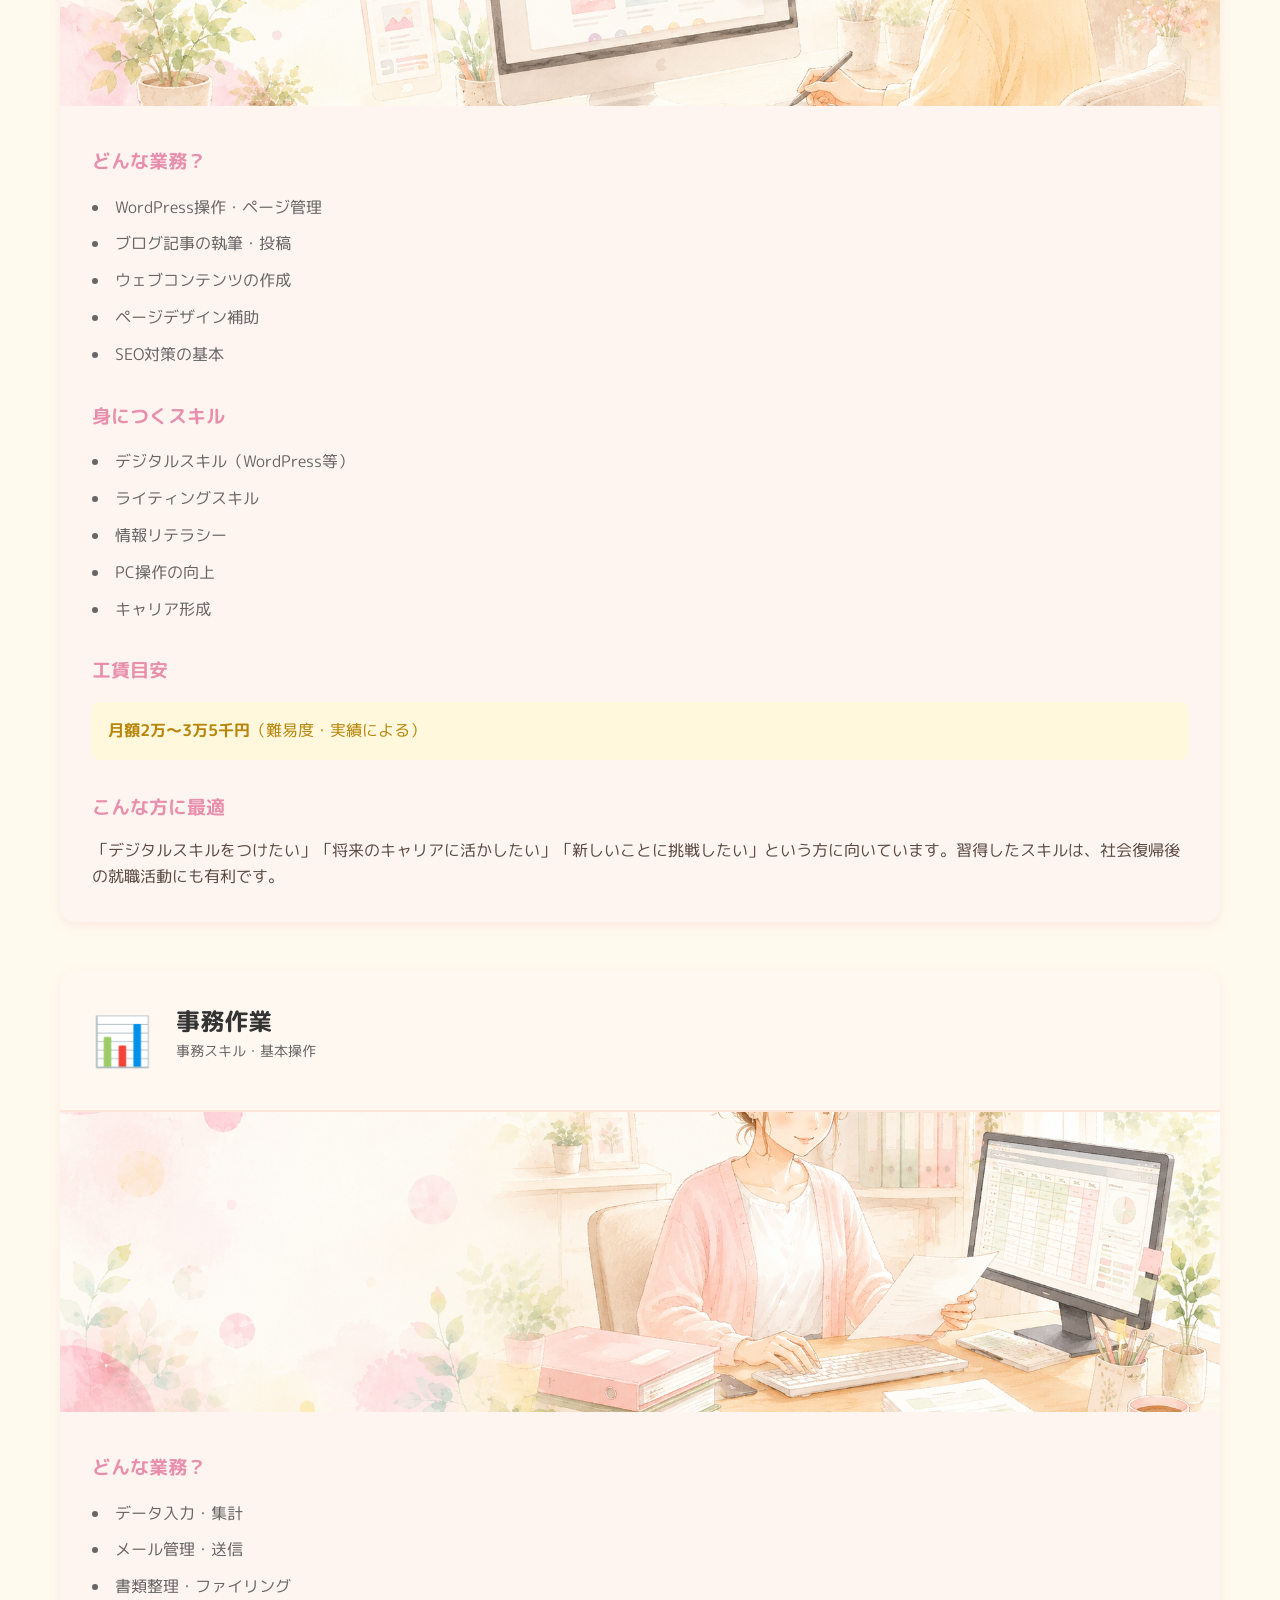
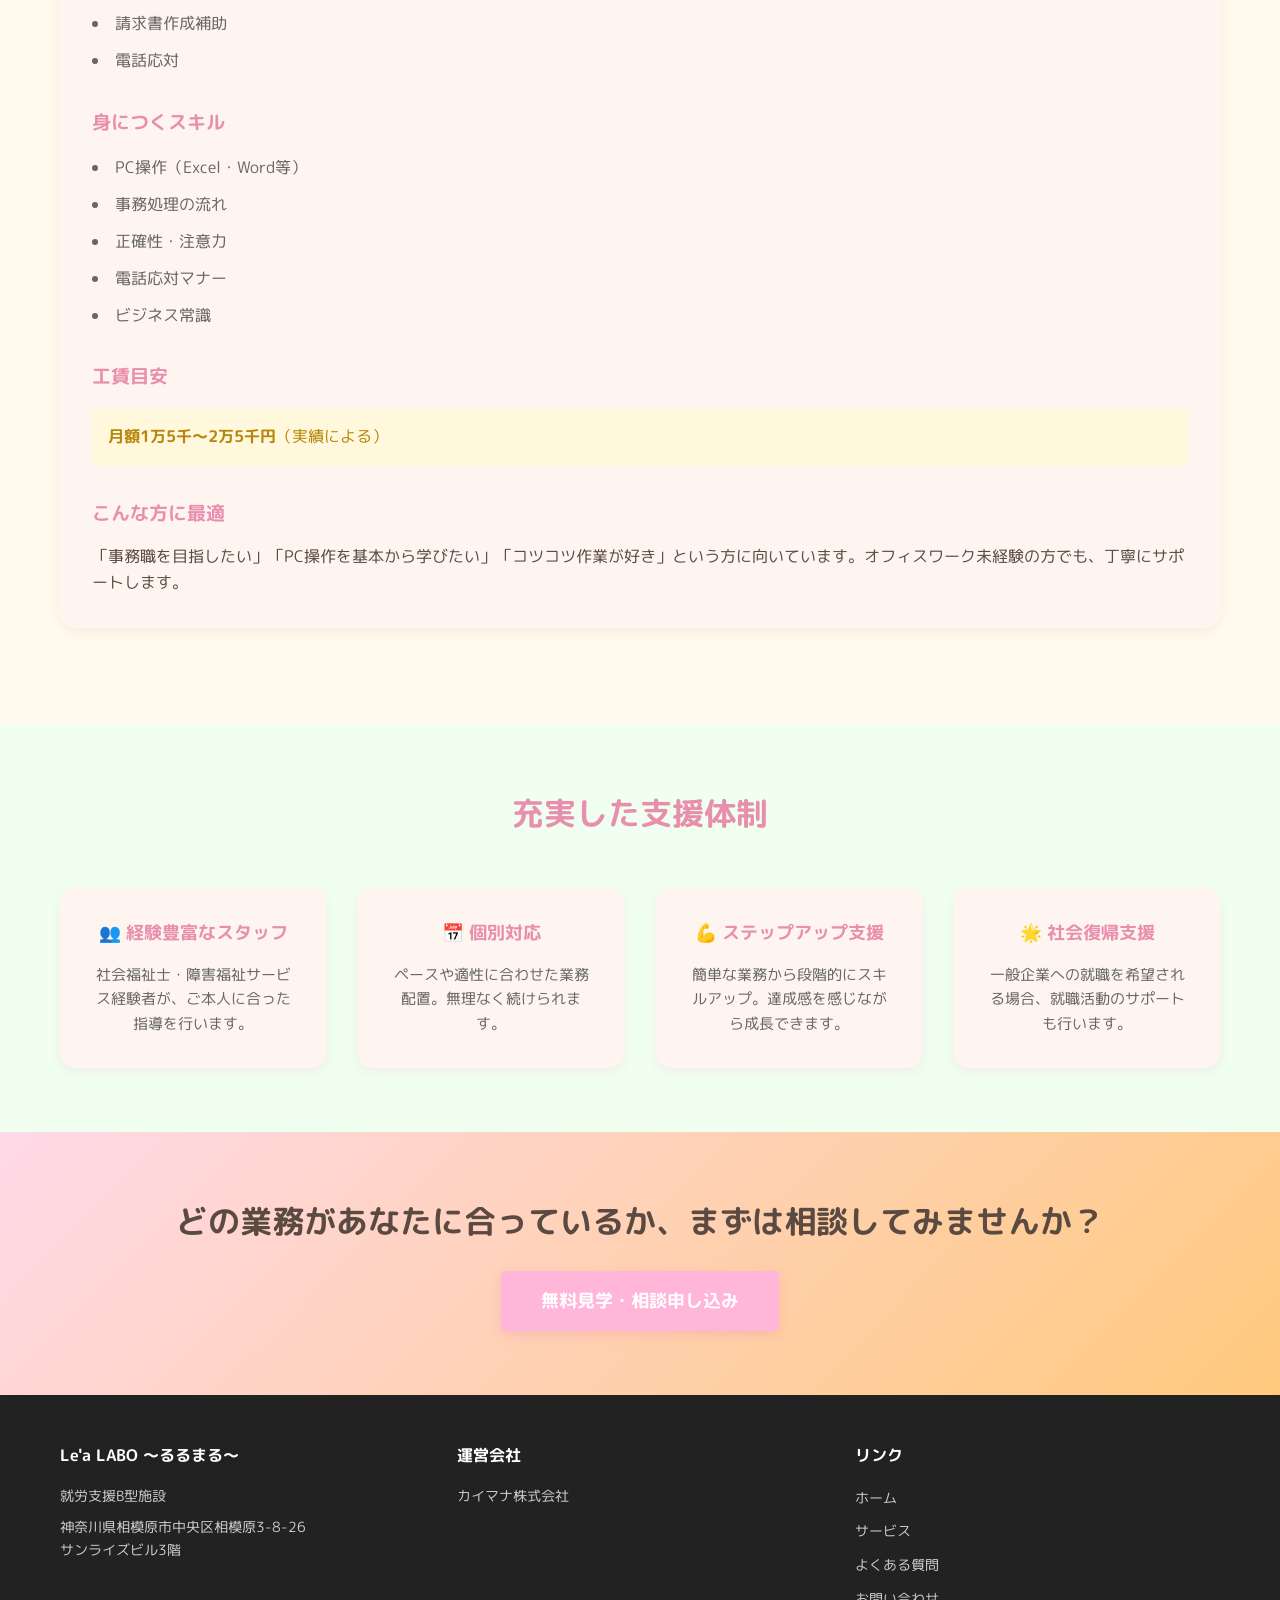
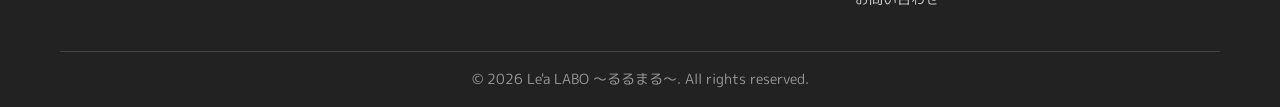
<file: services.html>
<!DOCTYPE html>
<html lang="ja">
<head>
    <meta charset="UTF-8">
    <meta name="viewport" content="width=device-width, initial-scale=1.0">
    <title>サービス内容 | Le'a LABO ～るるまる～</title>
    <link rel="preconnect" href="https://fonts.googleapis.com">
    <link rel="preconnect" href="https://fonts.gstatic.com" crossorigin>
    <link href="https://fonts.googleapis.com/css2?family=M+PLUS+Rounded+1c:wght@400;500;700&display=swap" rel="stylesheet">
    <link rel="stylesheet" href="style.css">
</head>
<body>
    <!-- ナビゲーションバー -->
    <nav class="navbar">
        <div class="container">
            <div class="logo">
                <h1>Le'a LABO</h1>
                <p class="tagline">～るるまる～</p>
            </div>
            <ul class="nav-menu">
                <li><a href="index.html">ホーム</a></li>
                <li><a href="services.html" class="active">サービス</a></li>
                <li><a href="faq.html">よくある質問</a></li>
                <li><a href="contact.html">お問い合わせ</a></li>
            </ul>
        </div>
    </nav>

    <!-- ページヘッダー -->
    <section class="page-header">
        <div class="container">
            <h1>サービス内容</h1>
            <p>あなたのペースで、スキルを身につけられる4つの業務</p>
        </div>
    </section>

    <!-- サービス詳細 -->
    <section class="services-detail">
        <div class="container">

            <!-- サービス1：軽作業 -->
            <div class="service-detail-card">
                <div class="service-detail-header">
                    <div class="service-detail-icon">📦</div>
                    <div>
                        <h2>軽作業</h2>
                        <p class="service-category">初心者向け・基礎スキル育成</p>
                    </div>
                </div>
                <img src="images/service-detail-1.png" alt="軽作業の様子">
                <div class="service-detail-content">
                    <h3>どんな業務？</h3>
                    <ul>
                        <li>お菓子の箱詰め・梱包</li>
                        <li>ヘアアクセサリーの組み立て</li>
                        <li>商品の発送業務</li>
                        <li>シール貼り・ラベリング</li>
                    </ul>

                    <h3>身につくスキル</h3>
                    <ul>
                        <li>基本的な作業工程の理解</li>
                        <li>丁寧な作業習慣</li>
                        <li>時間管理</li>
                        <li>報告・連絡・相談</li>
                    </ul>

                    <h3>工賃目安</h3>
                    <p class="wage-info"><strong>月額1万～2万円</strong>（作業量・実績による）</p>

                    <h3>こんな方に最適</h3>
                    <p>「まずは簡単な作業から始めたい」「ペースを作りながら通所したい」という方に向いています。初心者の方でも安心して開始できます。</p>
                </div>
            </div>

            <!-- サービス2：ネット販売業務 -->
            <div class="service-detail-card">
                <div class="service-detail-header">
                    <div class="service-detail-icon">🛒</div>
                    <div>
                        <h2>ネット販売業務</h2>
                        <p class="service-category">実践的スキル・営業経験</p>
                    </div>
                </div>
                <img src="images/service-detail-2.png" alt="ネット販売の様子">
                <div class="service-detail-content">
                    <h3>どんな業務？</h3>
                    <ul>
                        <li>商品撮影・画像編集</li>
                        <li>商品説明文の作成</li>
                        <li>SNS投稿の企画・投稿</li>
                        <li>顧客からの問い合わせ対応</li>
                        <li>売上報告・分析</li>
                    </ul>

                    <h3>身につくスキル</h3>
                    <ul>
                        <li>営業・販売スキル</li>
                        <li>顧客対応・コミュニケーション</li>
                        <li>基本的なPC操作</li>
                        <li>企画・提案力</li>
                        <li>責任感・やりがい</li>
                    </ul>

                    <h3>工賃目安</h3>
                    <p class="wage-info"><strong>月額2万～3万円</strong>（売上実績による）</p>

                    <h3>こんな方に最適</h3>
                    <p>「営業経験を積みたい」「PC操作を学びたい」「やりがいのある仕事をしたい」という方に向いています。実績が給与に反映されるため、モチベーション維持にも効果的です。</p>
                </div>
            </div>

            <!-- サービス3：HP作成・管理 -->
            <div class="service-detail-card">
                <div class="service-detail-header">
                    <div class="service-detail-icon">💻</div>
                    <div>
                        <h2>HP作成・管理</h2>
                        <p class="service-category">デジタルスキル・技術習得</p>
                    </div>
                </div>
                <img src="images/service-detail-3.png" alt="HP作成の様子">
                <div class="service-detail-content">
                    <h3>どんな業務？</h3>
                    <ul>
                        <li>WordPress操作・ページ管理</li>
                        <li>ブログ記事の執筆・投稿</li>
                        <li>ウェブコンテンツの作成</li>
                        <li>ページデザイン補助</li>
                        <li>SEO対策の基本</li>
                    </ul>

                    <h3>身につくスキル</h3>
                    <ul>
                        <li>デジタルスキル（WordPress等）</li>
                        <li>ライティングスキル</li>
                        <li>情報リテラシー</li>
                        <li>PC操作の向上</li>
                        <li>キャリア形成</li>
                    </ul>

                    <h3>工賃目安</h3>
                    <p class="wage-info"><strong>月額2万～3万5千円</strong>（難易度・実績による）</p>

                    <h3>こんな方に最適</h3>
                    <p>「デジタルスキルをつけたい」「将来のキャリアに活かしたい」「新しいことに挑戦したい」という方に向いています。習得したスキルは、社会復帰後の就職活動にも有利です。</p>
                </div>
            </div>

            <!-- サービス4：事務作業 -->
            <div class="service-detail-card">
                <div class="service-detail-header">
                    <div class="service-detail-icon">📊</div>
                    <div>
                        <h2>事務作業</h2>
                        <p class="service-category">事務スキル・基本操作</p>
                    </div>
                </div>
                <img src="images/service-detail-4.png" alt="事務作業の様子">
                <div class="service-detail-content">
                    <h3>どんな業務？</h3>
                    <ul>
                        <li>データ入力・集計</li>
                        <li>メール管理・送信</li>
                        <li>書類整理・ファイリング</li>
                        <li>請求書作成補助</li>
                        <li>電話応対</li>
                    </ul>

                    <h3>身につくスキル</h3>
                    <ul>
                        <li>PC操作（Excel・Word等）</li>
                        <li>事務処理の流れ</li>
                        <li>正確性・注意力</li>
                        <li>電話応対マナー</li>
                        <li>ビジネス常識</li>
                    </ul>

                    <h3>工賃目安</h3>
                    <p class="wage-info"><strong>月額1万5千～2万5千円</strong>（実績による）</p>

                    <h3>こんな方に最適</h3>
                    <p>「事務職を目指したい」「PC操作を基本から学びたい」「コツコツ作業が好き」という方に向いています。オフィスワーク未経験の方でも、丁寧にサポートします。</p>
                </div>
            </div>

        </div>
    </section>

    <!-- 支援体制 -->
    <section class="support-system">
        <div class="container">
            <h2>充実した支援体制</h2>
            <div class="support-grid">
                <div class="support-item">
                    <h3>👥 経験豊富なスタッフ</h3>
                    <p>社会福祉士・障害福祉サービス経験者が、ご本人に合った指導を行います。</p>
                </div>
                <div class="support-item">
                    <h3>📅 個別対応</h3>
                    <p>ペースや適性に合わせた業務配置。無理なく続けられます。</p>
                </div>
                <div class="support-item">
                    <h3>💪 ステップアップ支援</h3>
                    <p>簡単な業務から段階的にスキルアップ。達成感を感じながら成長できます。</p>
                </div>
                <div class="support-item">
                    <h3>🌟 社会復帰支援</h3>
                    <p>一般企業への就職を希望される場合、就職活動のサポートも行います。</p>
                </div>
            </div>
        </div>
    </section>

    <!-- Call to Action -->
    <section class="cta-main">
        <div class="container">
            <h2>どの業務があなたに合っているか、まずは相談してみませんか？</h2>
            <a href="contact.html" class="cta-button-large">無料見学・相談申し込み</a>
        </div>
    </section>

    <!-- フッター -->
    <footer class="footer">
        <div class="container">
            <div class="footer-content">
                <div class="footer-section">
                    <h4>Le'a LABO ～るるまる～</h4>
                    <p>就労支援B型施設</p>
                    <p>神奈川県相模原市中央区相模原3-8-26<br>サンライズビル3階</p>
                </div>
                <div class="footer-section">
                    <h4>運営会社</h4>
                    <p>カイマナ株式会社</p>
                </div>
                <div class="footer-section">
                    <h4>リンク</h4>
                    <ul>
                        <li><a href="index.html">ホーム</a></li>
                        <li><a href="services.html">サービス</a></li>
                        <li><a href="faq.html">よくある質問</a></li>
                        <li><a href="contact.html">お問い合わせ</a></li>
                    </ul>
                </div>
            </div>
            <div class="footer-bottom">
                <p>&copy; 2026 Le'a LABO ～るるまる～. All rights reserved.</p>
            </div>
        </div>
    </footer>
</body>
</html>
</file>
<file: style.css>
/* ========================================
   Le'a LABO ～るるまる～ スタイルシート
   ======================================== */

* {
    margin: 0;
    padding: 0;
    box-sizing: border-box;
}

/* フォント・基本設定 */
body {
    font-family: 'M PLUS Rounded 1c', 'Rounded Mplus 1c', 'Segoe UI', Tahoma, Geneva, Verdana, sans-serif, 'Noto Sans JP', 'Hiragino Sans';
    line-height: 1.6;
    color: #5a4a42;
    background-color: #fffaed;
}

a {
    color: #007bff;
    text-decoration: none;
}

a:hover {
    text-decoration: underline;
}

.container {
    max-width: 1200px;
    margin: 0 auto;
    padding: 0 20px;
}

/* ========================================
   ナビゲーション
   ======================================== */
.navbar {
    background-color: #fff5f0;
    box-shadow: 0 2px 8px rgba(232, 143, 173, 0.15);
    position: sticky;
    top: 0;
    z-index: 100;
}

.navbar .container {
    display: flex;
    justify-content: space-between;
    align-items: center;
    padding: 1rem 20px;
}

.logo {
    flex: 0 0 auto;
}

.logo h1 {
    font-size: 1.8rem;
    color: #E88FAD;
    margin: 0;
    font-weight: bold;
}

.tagline {
    font-size: 0.8rem;
    color: #666;
    margin: 0;
}

.nav-menu {
    list-style: none;
    display: flex;
    gap: 2rem;
}

.nav-menu a {
    color: #5a4a42;
    font-weight: 500;
    transition: color 0.3s;
}

.nav-menu a:hover,
.nav-menu a.active {
    color: #E88FAD;
}

/* レスポンシブ */
@media (max-width: 768px) {
    .navbar .container {
        flex-direction: column;
        gap: 1rem;
    }

    .nav-menu {
        gap: 1rem;
        font-size: 0.9rem;
    }
}

/* ========================================
   ヒーローセクション
   ======================================== */
.hero {
    display: grid;
    grid-template-columns: 1fr 1fr;
    gap: 2rem;
    align-items: center;
    padding: 4rem 20px;
    background: linear-gradient(135deg, #FFD9E8 0%, #FFB6D9 100%);
    color: #5a4a42;
}

.hero-content h2 {
    font-size: 2.5rem;
    margin-bottom: 1rem;
    line-height: 1.3;
}

.hero-content p {
    font-size: 1.2rem;
    margin-bottom: 2rem;
    opacity: 0.95;
}

.hero img {
    width: 100%;
    height: auto;
    border-radius: 20px;
    box-shadow: 0 4px 15px rgba(232, 143, 173, 0.2);
}

@media (max-width: 768px) {
    .hero {
        grid-template-columns: 1fr;
        padding: 2rem 20px;
    }

    .hero-content h2 {
        font-size: 1.8rem;
    }
}

/* ========================================
   CTA ボタン
   ======================================== */
.cta-button,
.secondary-button,
.cta-button-large,
.submit-button {
    display: inline-block;
    padding: 12px 28px;
    border-radius: 4px;
    font-weight: bold;
    text-align: center;
    cursor: pointer;
    transition: all 0.3s;
    border: none;
    font-size: 1rem;
}

.cta-button {
    background-color: #FFB6D9;
    color: white;
    box-shadow: 0 4px 12px rgba(232, 143, 173, 0.3);
}

.cta-button:hover {
    background-color: #E88FAD;
    text-decoration: none;
    transform: translateY(-2px);
}

.secondary-button {
    background-color: #B8A595;
    color: white;
    box-shadow: 0 4px 12px rgba(184, 165, 149, 0.3);
}

.secondary-button:hover {
    background-color: #9d8876;
    text-decoration: none;
    transform: translateY(-2px);
}

.cta-button-large {
    background-color: #FFB6D9;
    color: white;
    padding: 16px 40px;
    font-size: 1.1rem;
    box-shadow: 0 4px 12px rgba(232, 143, 173, 0.3);
}

.cta-button-large:hover {
    background-color: #E88FAD;
    text-decoration: none;
    transform: translateY(-2px);
}

.submit-button {
    background-color: #FFB6D9;
    color: white;
    width: 100%;
    box-shadow: 0 4px 12px rgba(232, 143, 173, 0.3);
}

.submit-button:hover {
    background-color: #E88FAD;
}

/* ========================================
   フィーチャーセクション
   ======================================== */
.features {
    padding: 4rem 20px;
    background-color: #fff8f0;
}

.features h2 {
    text-align: center;
    font-size: 2rem;
    margin-bottom: 3rem;
    color: #E88FAD;
}

.features-grid {
    display: grid;
    grid-template-columns: repeat(auto-fit, minmax(280px, 1fr));
    gap: 2rem;
}

.feature-card {
    background-color: #fff5f0;
    border-radius: 16px;
    overflow: hidden;
    box-shadow: 0 4px 12px rgba(232, 143, 173, 0.15);
    transition: transform 0.3s, box-shadow 0.3s;
}

.feature-card:hover {
    transform: translateY(-5px);
    box-shadow: 0 6px 18px rgba(232, 143, 173, 0.25);
}

.feature-card img {
    width: 100%;
    height: 200px;
    object-fit: cover;
}

.feature-card h3 {
    padding: 1.5rem 1rem 0.5rem;
    font-size: 1.3rem;
    color: #E88FAD;
}

.feature-card p {
    padding: 0 1rem 1.5rem;
    color: #666;
    font-size: 0.95rem;
}

/* ========================================
   サービスプレビューセクション
   ======================================== */
.services-preview {
    padding: 4rem 20px;
    background-color: #fffaed;
}

.services-preview h2 {
    text-align: center;
    font-size: 2rem;
    margin-bottom: 3rem;
    color: #E88FAD;
}

.services-grid {
    display: grid;
    grid-template-columns: repeat(auto-fit, minmax(260px, 1fr));
    gap: 2rem;
    margin-bottom: 3rem;
}

.service-item {
    background-color: #fff5f0;
    padding: 2rem;
    border-radius: 16px;
    box-shadow: 0 4px 12px rgba(232, 143, 173, 0.15);
    text-align: center;
    transition: box-shadow 0.3s, transform 0.3s;
}

.service-item:hover {
    box-shadow: 0 6px 18px rgba(232, 143, 173, 0.25);
    transform: translateY(-3px);
}

.service-icon {
    width: 80px;
    height: 80px;
    margin: 0 auto 1rem;
    display: block;
}

.service-item h3 {
    font-size: 1.3rem;
    color: #333;
    margin-bottom: 1rem;
}

.service-item p {
    color: #666;
    margin-bottom: 1.5rem;
    font-size: 0.95rem;
}

.estimated-wage {
    display: block;
    background-color: #FFF8DC;
    color: #B8860B;
    padding: 0.5rem;
    border-radius: 8px;
    font-weight: bold;
    font-size: 0.9rem;
}

.cta-section {
    text-align: center;
    margin-top: 2rem;
}

.cta-section p {
    margin-bottom: 1rem;
    font-size: 1.1rem;
}

/* ========================================
   FAQ プレビューセクション
   ======================================== */
.faq-preview {
    padding: 4rem 20px;
    background-color: #f0fff0;
}

.faq-preview h2 {
    text-align: center;
    font-size: 2rem;
    margin-bottom: 2rem;
    color: #E88FAD;
}

.faq-items {
    display: grid;
    grid-template-columns: repeat(auto-fit, minmax(300px, 1fr));
    gap: 2rem;
    margin-bottom: 2rem;
}

.faq-item {
    background-color: #fff5f0;
    padding: 1.5rem;
    border-radius: 12px;
    border-left: 4px solid #E88FAD;
}

.faq-item h4 {
    color: #E88FAD;
    margin-bottom: 0.8rem;
    font-weight: bold;
}

.faq-item p {
    color: #666;
    font-size: 0.95rem;
}

/* ========================================
   アクセス情報
   ======================================== */
.access-info {
    padding: 4rem 20px;
    background-color: #fffaed;
}

.access-info h2 {
    text-align: center;
    font-size: 2rem;
    margin-bottom: 3rem;
    color: #E88FAD;
}

.access-grid {
    display: grid;
    grid-template-columns: repeat(auto-fit, minmax(250px, 1fr));
    gap: 2rem;
}

.access-item {
    background-color: #fff5f0;
    padding: 1.5rem;
    border-radius: 16px;
    box-shadow: 0 4px 12px rgba(232, 143, 173, 0.15);
}

.access-item h3 {
    color: #E88FAD;
    margin-bottom: 1rem;
    font-size: 1.1rem;
}

.access-item p,
.access-item ul {
    color: #666;
    font-size: 0.95rem;
}

.access-item ul {
    list-style: none;
    padding-left: 0;
}

.access-item li {
    margin-bottom: 0.5rem;
}

/* ========================================
   CTA メインセクション
   ======================================== */
.cta-main {
    padding: 4rem 20px;
    background: linear-gradient(135deg, #FFD9E8 0%, #FFC97D 100%);
    color: #5a4a42;
    text-align: center;
}

.cta-main h2 {
    font-size: 2rem;
    margin-bottom: 1.5rem;
}

.cta-main p {
    font-size: 1.1rem;
    margin-bottom: 2rem;
    opacity: 0.95;
}

/* ========================================
   ページヘッダー
   ======================================== */
.page-header {
    padding: 3rem 20px;
    background: linear-gradient(135deg, #FFD9E8 0%, #FFB6D9 100%);
    color: #5a4a42;
    text-align: center;
}

.page-header h1 {
    font-size: 2.5rem;
    margin-bottom: 1rem;
}

.page-header p {
    font-size: 1.1rem;
    opacity: 0.95;
}

/* ========================================
   サービス詳細
   ======================================== */
.services-detail {
    padding: 3rem 20px;
    background-color: #fffaed;
}

.service-detail-card {
    background-color: #fff5f0;
    border-radius: 16px;
    overflow: hidden;
    box-shadow: 0 4px 12px rgba(232, 143, 173, 0.15);
    margin-bottom: 3rem;
}

.service-detail-header {
    display: flex;
    gap: 1.5rem;
    padding: 2rem;
    background-color: #fff8f0;
    border-bottom: 2px solid #FFE6D9;
}

.service-detail-icon {
    font-size: 3rem;
    flex: 0 0 auto;
}

.service-detail-header h2 {
    color: #333;
    margin: 0;
}

.service-category {
    color: #666;
    font-size: 0.9rem;
}

.service-detail-card img {
    width: 100%;
    height: 300px;
    object-fit: cover;
}

.service-detail-content {
    padding: 2rem;
}

.service-detail-content h3 {
    color: #E88FAD;
    margin-top: 2rem;
    margin-bottom: 1rem;
    font-size: 1.2rem;
}

.service-detail-content h3:first-child {
    margin-top: 0;
}

.service-detail-content ul {
    list-style-position: inside;
    color: #666;
    line-height: 1.8;
}

.service-detail-content ul li {
    margin-bottom: 0.5rem;
}

.wage-info {
    background-color: #FFF8DC;
    padding: 1rem;
    border-radius: 8px;
    color: #B8860B;
}

/* ========================================
   サポートシステム
   ======================================== */
.support-system {
    padding: 4rem 20px;
    background-color: #f0fff0;
}

.support-system h2 {
    text-align: center;
    font-size: 2rem;
    margin-bottom: 3rem;
    color: #E88FAD;
}

.support-grid {
    display: grid;
    grid-template-columns: repeat(auto-fit, minmax(250px, 1fr));
    gap: 2rem;
}

.support-item {
    background-color: #fff5f0;
    padding: 2rem;
    border-radius: 16px;
    text-align: center;
    box-shadow: 0 4px 12px rgba(232, 143, 173, 0.15);
}

.support-item h3 {
    color: #E88FAD;
    margin-bottom: 1rem;
    font-size: 1.1rem;
}

.support-item p {
    color: #666;
    font-size: 0.95rem;
}

/* ========================================
   FAQ フル
   ======================================== */
.faq-full {
    padding: 3rem 20px;
    background-color: #fffaed;
}

.faq-category {
    margin-bottom: 3rem;
}

.faq-category h2 {
    color: #E88FAD;
    font-size: 1.5rem;
    margin-bottom: 1.5rem;
    border-bottom: 3px solid #E88FAD;
    padding-bottom: 0.5rem;
}

.faq-item-full {
    background-color: #fff5f0;
    padding: 1.5rem;
    margin-bottom: 1.5rem;
    border-radius: 12px;
    border-left: 4px solid #E88FAD;
}

.faq-item-full h3 {
    color: #E88FAD;
    margin-bottom: 1rem;
    font-weight: bold;
}

.faq-item-full p {
    color: #666;
    line-height: 1.8;
}

/* ========================================
   コンタクト
   ======================================== */
.contact-content {
    padding: 3rem 20px;
    background-color: #fffaed;
}

.contact-grid {
    display: grid;
    grid-template-columns: 1fr 1fr;
    gap: 3rem;
}

.contact-info {
    background-color: #fff5f0;
    padding: 2rem;
    border-radius: 16px;
}

.contact-info h2 {
    color: #333;
    margin-bottom: 2rem;
    font-size: 1.5rem;
}

.info-block {
    margin-bottom: 2rem;
}

.info-block h3 {
    color: #E88FAD;
    margin-bottom: 0.8rem;
    font-size: 1.1rem;
}

.info-block p,
.info-block ul {
    color: #666;
}

.info-block ul {
    list-style: none;
}

.info-block ul li {
    margin-bottom: 0.5rem;
}

/* フォーム */
.contact-form-wrapper {
    background-color: white;
}

.contact-form-wrapper h2 {
    color: #333;
    margin-bottom: 1rem;
    font-size: 1.5rem;
}

.contact-form {
    display: flex;
    flex-direction: column;
    gap: 1.5rem;
}

.form-group {
    display: flex;
    flex-direction: column;
}

.form-group label {
    margin-bottom: 0.5rem;
    font-weight: 500;
    color: #333;
}

.required {
    color: #dc3545;
    margin-left: 0.3rem;
}

.form-group input,
.form-group select,
.form-group textarea {
    padding: 0.8rem;
    border: 1px solid #ddd;
    border-radius: 4px;
    font-size: 1rem;
    font-family: inherit;
}

.form-group input:focus,
.form-group select:focus,
.form-group textarea:focus {
    outline: none;
    border-color: #E88FAD;
    box-shadow: 0 0 0 3px rgba(232, 143, 173, 0.25);
}

.checkbox-group {
    display: flex;
    flex-direction: column;
    gap: 0.8rem;
}

.checkbox-label {
    display: flex;
    align-items: center;
    cursor: pointer;
    font-weight: normal;
}

.checkbox-label input {
    margin-right: 0.5rem;
    cursor: pointer;
}

/* マップ */
.access-map {
    padding: 4rem 20px;
    background-color: #fffaed;
}

.access-map h2 {
    text-align: center;
    font-size: 2rem;
    margin-bottom: 2rem;
    color: #E88FAD;
}

.map-container {
    border-radius: 16px;
    overflow: hidden;
    box-shadow: 0 4px 12px rgba(232, 143, 173, 0.15);
}

/* ========================================
   フッター
   ======================================== */
.footer {
    background-color: #222;
    color: white;
    padding: 3rem 20px 1rem;
}

.footer-content {
    display: grid;
    grid-template-columns: repeat(auto-fit, minmax(200px, 1fr));
    gap: 2rem;
    margin-bottom: 2rem;
}

.footer-section h4 {
    margin-bottom: 1rem;
    color: #fff;
}

.footer-section p {
    font-size: 0.9rem;
    margin-bottom: 0.5rem;
    color: #ccc;
}

.footer-section ul {
    list-style: none;
}

.footer-section ul li {
    margin-bottom: 0.5rem;
}

.footer-section a {
    color: #ccc;
    font-size: 0.9rem;
}

.footer-section a:hover {
    color: #fff;
}

.footer-bottom {
    border-top: 1px solid #444;
    padding-top: 1rem;
    text-align: center;
    color: #999;
    font-size: 0.9rem;
}

/* ========================================
   レスポンシブ対応
   ======================================== */
@media (max-width: 768px) {
    .contact-grid,
    .services-grid,
    .features-grid,
    .access-grid,
    .support-grid,
    .faq-items {
        grid-template-columns: 1fr;
    }

    .page-header h1,
    .cta-main h2,
    .features h2,
    .services-preview h2 {
        font-size: 1.5rem;
    }

    .service-detail-header {
        flex-direction: column;
        align-items: center;
        text-align: center;
    }
}

@media (max-width: 480px) {
    .nav-menu {
        flex-direction: column;
        gap: 0.5rem;
    }

    .hero-content h2 {
        font-size: 1.5rem;
    }

    .form-group input,
    .form-group select,
    .form-group textarea {
        font-size: 16px;
    }
}

/* ========================================
   ユーティリティ
   ======================================== */
.text-center {
    text-align: center;
}

.mb-1 { margin-bottom: 0.5rem; }
.mb-2 { margin-bottom: 1rem; }
.mb-3 { margin-bottom: 1.5rem; }

.mt-1 { margin-top: 0.5rem; }
.mt-2 { margin-top: 1rem; }
.mt-3 { margin-top: 1.5rem; }
</file>
